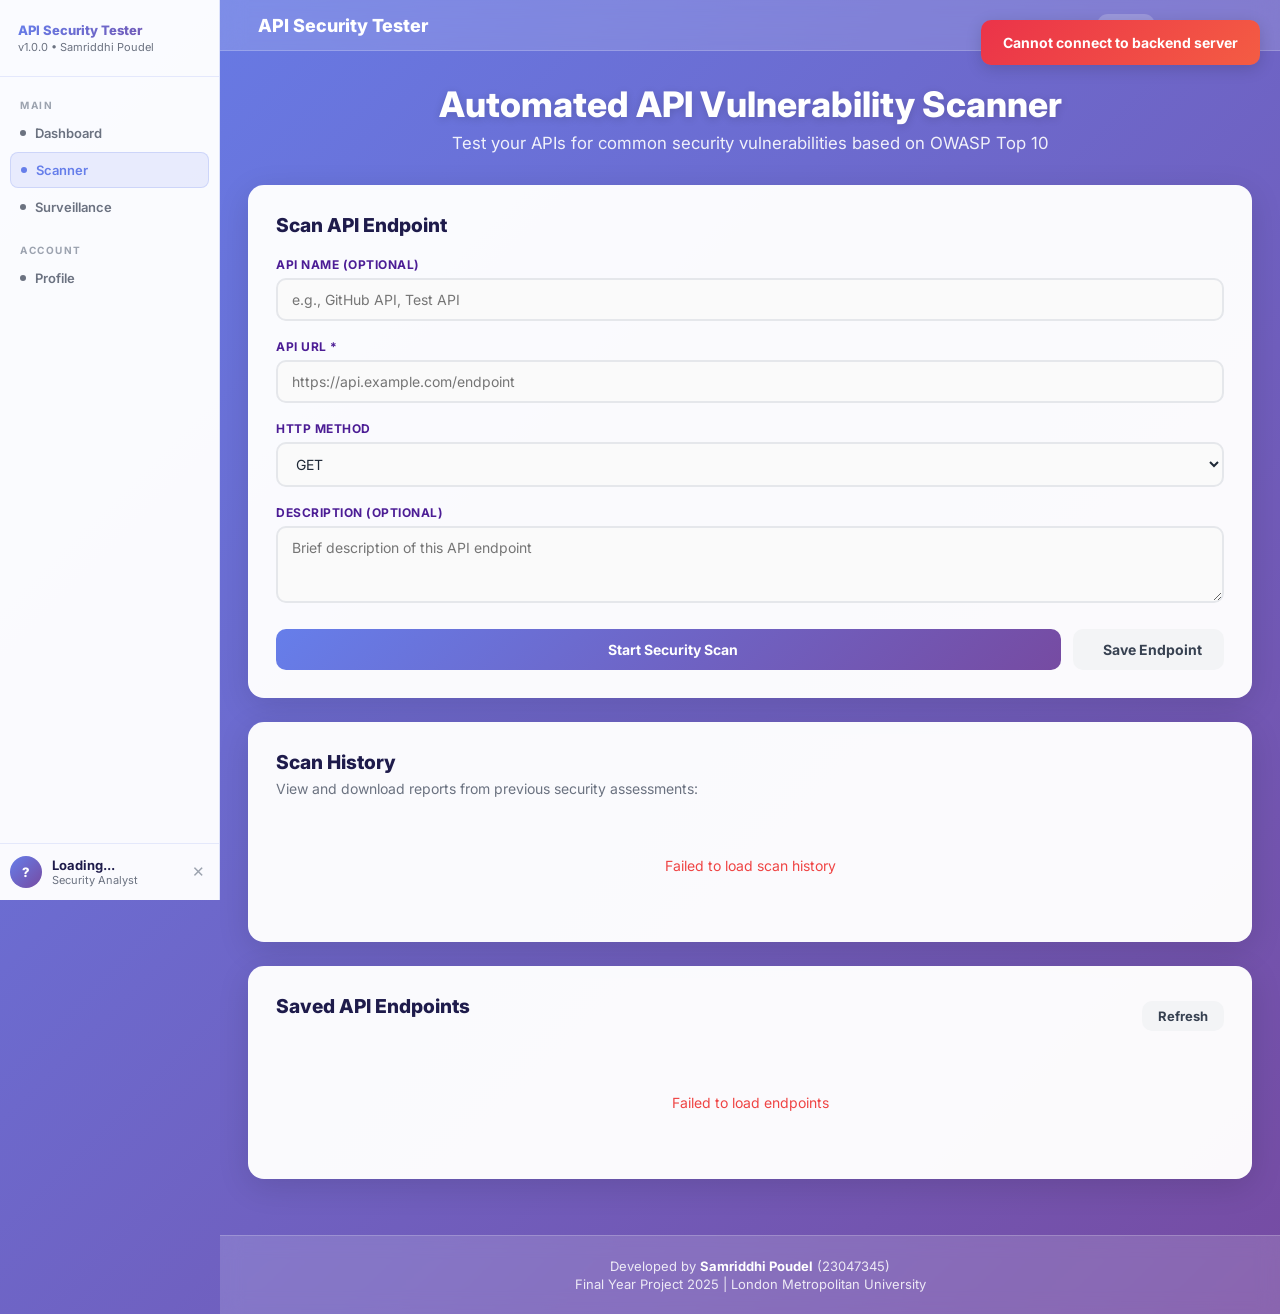
<file: frontend/index.html>
<!DOCTYPE html>
<html lang="en">
<head>
    <meta charset="UTF-8">
    <meta name="viewport" content="width=device-width, initial-scale=1.0">
    <title>Scanner - API Security Tester</title>
    <style>
        @import url('https://fonts.googleapis.com/css2?family=Inter:wght@400;500;600;700;800&display=swap');
        

        *, *::before, *::after { margin: 0; padding: 0; box-sizing: border-box; }

        :root {
            --primary:   #667eea;
            --secondary: #764ba2;
            --success:   #10b981;
            --danger:    #ef4444;
            --warning:   #f59e0b;
            --sb-bg:     #12122b;
            --sb-border: rgba(102,126,234,0.15);
            --sb-muted:  #64748b;
            --sb-text:   #e2e8f0;
        }

        body {
            font-family: 'Inter', sans-serif;
            background: linear-gradient(135deg, var(--primary) 0%, var(--secondary) 100%);
            min-height: 100vh;
            display: flex;
        }

        /* ── Sidebar ── */
        .sidebar {
            width: 220px; flex-shrink: 0;
            background: var(--sb-bg);
            border-right: 1px solid var(--sb-border);
            display: flex; flex-direction: column;
            position: fixed; top: 0; left: 0; bottom: 0; z-index: 200;
        }
        .sb-logo { padding: 22px 18px; border-bottom: 1px solid var(--sb-border); }
        .sb-logo h1 { font-size: 13px; font-weight: 800; background: linear-gradient(135deg,var(--primary),var(--secondary)); -webkit-background-clip: text; -webkit-text-fill-color: transparent; }
        .sb-logo p  { font-size: 11px; color: var(--sb-muted); margin-top: 2px; font-family: 'Inter', sans-serif; }
        .sb-nav { flex: 1; padding: 14px 10px; }
        .sb-sec { font-size: 10px; font-weight: 700; color: var(--sb-muted); letter-spacing: 1.5px; text-transform: uppercase; padding: 8px 10px 5px; }
        .sb-a { display: flex; align-items: center; gap: 9px; padding: 9px 10px; border-radius: 8px; margin-bottom: 2px; color: var(--sb-muted); font-size: 13px; font-weight: 600; text-decoration: none; transition: all .18s; }
        .sb-a:hover  { background: rgba(102,126,234,.1); color: var(--sb-text); }
        .sb-a.active { background: rgba(102,126,234,.15); color: var(--primary); border: 1px solid var(--sb-border); }
        .ndot { width: 6px; height: 6px; border-radius: 50%; background: currentColor; flex-shrink: 0; }
        .sb-foot { padding: 12px 10px; border-top: 1px solid var(--sb-border); display: flex; align-items: center; gap: 10px; }
        .sb-av { width: 32px; height: 32px; border-radius: 50%; background: linear-gradient(135deg,var(--primary),var(--secondary)); display: flex; align-items: center; justify-content: center; font-weight: 800; font-size: 13px; flex-shrink: 0; color: #fff; }
        .sb-ui { flex: 1; min-width: 0; }
        .sb-un { font-size: 13px; font-weight: 700; color: var(--sb-text); white-space: nowrap; overflow: hidden; text-overflow: ellipsis; }
        .sb-ur { font-size: 11px; color: var(--sb-muted); }
        .sb-out { background: none; border: none; color: var(--sb-muted); cursor: pointer; font-size: 15px; padding: 4px; transition: color .18s; }
        .sb-out:hover { color: var(--danger); }

        /* ── Main ── */
        .main-wrap { margin-left: 220px; flex: 1; display: flex; flex-direction: column; min-height: 100vh; }

        /* Topbar */
        .topbar {
            background: rgba(255,255,255,0.15); backdrop-filter: blur(12px);
            border-bottom: 1px solid rgba(255,255,255,0.2);
            padding: 14px 28px; display: flex; justify-content: space-between; align-items: center;
            position: sticky; top: 0; z-index: 100;
        }
        .tb-brand { display: flex; align-items: center; gap: 10px; }
        .tb-brand h1 { font-size: 18px; font-weight: 800; color: #fff; }
        .tb-right { display: flex; align-items: center; gap: 12px; }
        .vtag { background: rgba(255,255,255,0.2); color: #fff; padding: 4px 12px; border-radius: 20px; font-size: 11px; font-weight: 700; font-family: 'Inter', sans-serif; }
        .cstatus { display: flex; align-items: center; gap: 6px; color: rgba(255,255,255,.9); font-size: 12px; font-weight: 600; }
        .sdot { width: 8px; height: 8px; border-radius: 50%; background: rgba(255,255,255,.5); animation: pulse 2s infinite; }
        .cstatus.connected .sdot { background: #10b981; }
        @keyframes pulse { 0%,100%{opacity:1;} 50%{opacity:.4;} }

        /* Page */
        .page { padding: 32px 28px; flex: 1; }

        /* Hero */
        .hero { text-align: center; color: white; margin-bottom: 32px; }
        .hero h2 { font-size: 2.2rem; font-weight: 800; margin-bottom: 8px; text-shadow: 0 2px 8px rgba(0,0,0,.15); }
        .hero p  { font-size: 1.05rem; opacity: .9; }

        /* Cards */
        .card { background: rgba(255,255,255,0.97); border-radius: 16px; padding: 28px; box-shadow: 0 8px 32px rgba(0,0,0,.12); margin-bottom: 24px; }
        .card h3 { font-size: 1.2rem; font-weight: 800; margin-bottom: 20px; color: #1e1b4b; }

        /* Form */
        .form-group { margin-bottom: 18px; }
        .form-group label { display: block; font-weight: 700; font-size: 12px; margin-bottom: 6px; color: #4c1d95; text-transform: uppercase; letter-spacing: .5px; }
        .form-input, .form-select, .form-textarea { width: 100%; padding: 11px 14px; border: 2px solid #e5e7eb; border-radius: 10px; font-size: 14px; font-family: 'Inter', sans-serif; transition: all .2s; background: #fafafa; color: #1f2937; }
        .form-input:focus, .form-select:focus, .form-textarea:focus { outline: none; border-color: var(--primary); box-shadow: 0 0 0 3px rgba(102,126,234,.12); background: #fff; }
        .form-textarea { resize: vertical; }
        .form-actions { display: flex; gap: 12px; margin-top: 22px; }

        /* Buttons */
        .btn { display: inline-flex; align-items: center; gap: 8px; padding: 12px 22px; border: none; border-radius: 10px; font-size: 14px; font-weight: 700; cursor: pointer; font-family: 'Inter', sans-serif; transition: all .2s; }
        .btn-primary { background: linear-gradient(135deg,var(--primary),var(--secondary)); color: white; flex: 1; justify-content: center; }
        .btn-primary:hover { transform: translateY(-2px); box-shadow: 0 8px 20px rgba(102,126,234,.4); }
        .btn-secondary { background: #f3f4f6; color: #374151; }
        .btn-secondary:hover { background: #e5e7eb; }
        .btn-small { padding: 7px 16px; font-size: 13px; }
        .btn:disabled { opacity: .55; cursor: not-allowed; transform: none !important; }

        /* Loading */
        .loading-section { text-align: center; padding: 48px; color: white; }
        .loader { width: 52px; height: 52px; border: 4px solid rgba(255,255,255,.3); border-top-color: white; border-radius: 50%; margin: 0 auto 16px; animation: spin 1s linear infinite; }
        @keyframes spin { to { transform: rotate(360deg); } }
        .loading-subtext { font-size: 13px; opacity: .8; margin-top: 6px; }
        .btn-stop-scan { margin-top: 16px; padding: 10px 28px; background: rgba(239,68,68,.15); color: #ef4444; border: 2px solid rgba(239,68,68,.4); border-radius: 10px; font-family: 'Inter', sans-serif; font-size: 14px; font-weight: 700; cursor: pointer; transition: all .2s; }
        .btn-stop-scan:hover { background: rgba(239,68,68,.25); }

        /* Results */
        .results-section { animation: slideUp .4s ease; }
        @keyframes slideUp { from{opacity:0;transform:translateY(16px);}to{opacity:1;transform:none;} }
        .results-header { display: flex; justify-content: space-between; align-items: center; margin-bottom: 20px; }
        .stats-grid { display: grid; grid-template-columns: repeat(4,1fr); gap: 14px; margin-bottom: 22px; }
        .stat-card { padding: 18px; border-radius: 12px; text-align: center; border: 2px solid #e5e7eb; background: #f9fafb; transition: transform .2s; }
        .stat-card:hover { transform: translateY(-2px); }
        .stat-card.stat-success { background: rgba(16,185,129,.08); border-color: var(--success); }
        .stat-card.stat-danger  { background: rgba(239,68,68,.08);  border-color: var(--danger); }
        .stat-card.stat-warning { background: rgba(245,158,11,.08); border-color: var(--warning); }
        .stat-value { font-size: 2rem; font-weight: 800; color: #1e1b4b; font-family: 'Inter', sans-serif; }
        .stat-label { font-size: 12px; color: #6b7280; margin-top: 3px; font-weight: 600; text-transform: uppercase; letter-spacing: .5px; }
        .results-details { display: flex; flex-direction: column; gap: 10px; }
        .result-item { padding: 16px 18px; border-radius: 10px; border-left: 4px solid #e5e7eb; background: #f9fafb; transition: transform .15s; }
        .result-item:hover { transform: translateX(3px); }
        .result-item.pass    { border-left-color: var(--success); background: rgba(16,185,129,.05); }
        .result-item.fail    { border-left-color: var(--danger);  background: rgba(239,68,68,.05); }
        .result-item.warning { border-left-color: var(--warning); background: rgba(245,158,11,.05); }
        .result-header { display: flex; justify-content: space-between; align-items: center; margin-bottom: 4px; }
        .result-name    { font-weight: 700; font-size: 14px; color: #1e1b4b; }
        .result-badge   { padding: 3px 10px; border-radius: 20px; font-size: 11px; font-weight: 700; text-transform: uppercase; color: #fff; }
        .result-badge.pass    { background: var(--success); }
        .result-badge.fail    { background: var(--danger); }
        .result-badge.warning { background: var(--warning); }
        .result-details { font-size: 13px; color: #6b7280; margin-top: 4px; }

        /* Report section */
        .report-section { background: rgba(255,255,255,0.97); border-radius: 16px; padding: 28px; box-shadow: 0 8px 32px rgba(0,0,0,.12); margin-bottom: 24px; }
        .report-section h2 { font-size: 1.2rem; font-weight: 800; color: #1e1b4b; margin-bottom: 6px; }
        .report-section > p { color: #6b7280; margin-bottom: 20px; font-size: 14px; }
        .export-buttons { display: flex; gap: 12px; flex-wrap: wrap; }
        .export-btn { padding: 13px 22px; border: none; border-radius: 10px; font-size: 14px; font-weight: 700; cursor: pointer; font-family: 'Inter', sans-serif; transition: all .2s; display: flex; align-items: center; gap: 8px; }
        .export-btn:hover { transform: translateY(-2px); box-shadow: 0 6px 16px rgba(0,0,0,.15); }
        .btn-pdf  { background: linear-gradient(135deg,#667eea,#764ba2); color: #fff; }
        .btn-json { background: linear-gradient(135deg,#f093fb,#f5576c); color: #fff; }
        .btn-csv  { background: linear-gradient(135deg,#4facfe,#00f2fe); color: #fff; }

        /* Scan history */
        .scan-history { margin-top: 16px; max-height: 580px; overflow-y: auto; display: flex; flex-direction: column; gap: 12px; }
        .scan-item { padding: 18px 20px; background: linear-gradient(135deg,#f8f9ff,#f0f2ff); border-radius: 12px; border-left: 4px solid var(--primary); display: flex; justify-content: space-between; align-items: center; transition: all .2s; }
        .scan-item:hover { transform: translateX(4px); box-shadow: 0 4px 16px rgba(102,126,234,.15); }
        .scan-info h4   { font-size: 14px; font-weight: 700; color: #4c1d95; margin-bottom: 4px; }
        .scan-url       { font-size: 12px; color: #6b7280; font-family: 'Inter', sans-serif; word-break: break-all; }
        .scan-date      { font-size: 11px; color: #9ca3af; margin: 5px 0; }
        .scan-stats     { display: flex; gap: 8px; margin-top: 8px; flex-wrap: wrap; }
        .stat-badge     { padding: 3px 10px; border-radius: 20px; font-size: 11px; font-weight: 700; background: #e5e7eb; color: #374151; }
        .stat-badge.stat-pass { background: #d1fae5; color: #065f46; }
        .stat-badge.stat-fail { background: #fee2e2; color: #991b1b; }
        .export-buttons-inline { display: flex; flex-direction: column; gap: 6px; }
        .export-btn-small { padding: 7px 14px; border: none; border-radius: 7px; font-size: 12px; font-weight: 700; cursor: pointer; font-family: 'Inter', sans-serif; transition: all .18s; white-space: nowrap; }
        .export-btn-small:hover { transform: scale(1.04); box-shadow: 0 3px 8px rgba(0,0,0,.12); }
        .export-btn-small.btn-pdf  { background: linear-gradient(135deg,#667eea,#764ba2); color: #fff; }
        .export-btn-small.btn-json { background: linear-gradient(135deg,#f093fb,#f5576c); color: #fff; }
        .export-btn-small.btn-csv  { background: linear-gradient(135deg,#4facfe,#00f2fe); color: #fff; }

        /* Saved endpoints */
        .section-header { display: flex; justify-content: space-between; align-items: center; margin-bottom: 16px; }
        .endpoints-list { display: flex; flex-direction: column; gap: 10px; }
        .endpoint-item { padding: 14px 16px; border: 2px solid #e5e7eb; border-radius: 10px; display: flex; justify-content: space-between; align-items: center; transition: all .2s; background: #fafafa; }
        .endpoint-item:hover { border-color: var(--primary); box-shadow: 0 4px 12px rgba(102,126,234,.12); }
        .endpoint-info h4 { font-weight: 700; font-size: 14px; color: #1e1b4b; margin-bottom: 3px; }
        .endpoint-url     { font-size: 12px; color: #6b7280; font-family: 'Inter', sans-serif; }
        .endpoint-method  { display: inline-block; padding: 2px 8px; background: var(--primary); color: #fff; border-radius: 4px; font-size: 11px; font-weight: 700; margin-left: 6px; }

        /* Misc */
        .empty-state { text-align: center; padding: 40px; color: #9ca3af; font-size: 14px; }
        .empty-state.error { color: var(--danger); }
        .notification { position: fixed; top: 20px; right: 20px; padding: 14px 22px; border-radius: 10px; color: #fff; font-weight: 700; font-size: 14px; box-shadow: 0 4px 16px rgba(0,0,0,.15); z-index: 9999; opacity: 0; transform: translateX(420px); transition: all .3s; font-family: 'Inter', sans-serif; }
        .notification.show { opacity: 1; transform: translateX(0); }
        .notification-success { background: linear-gradient(135deg,#11998e,#38ef7d); }
        .notification-error   { background: linear-gradient(135deg,#eb3349,#f45c43); }
        .notification-info    { background: linear-gradient(135deg,#667eea,#764ba2); }
        .footer { background: rgba(255,255,255,0.15); backdrop-filter: blur(10px); border-top: 1px solid rgba(255,255,255,.2); padding: 20px 28px; text-align: center; color: rgba(255,255,255,.85); font-size: 13px; }
        .footer p { margin: 2px 0; }
        .footer strong { color: #fff; }
        

        .sidebar { background: rgba(255,255,255,0.97) !important; border-right: 1px solid rgba(102,126,234,0.2) !important; }
        .sb-logo p { color: #6b7280 !important; }
        .sb-sec { color: #9ca3af !important; }
        .sb-a { color: #6b7280 !important; }
        .sb-a:hover { background: rgba(102,126,234,.08) !important; color: #1e1b4b !important; }
        .sb-a.active { background: rgba(102,126,234,.12) !important; color: #667eea !important; border-color: rgba(102,126,234,0.2) !important; }
        .sb-un { color: #1e1b4b !important; }
        .sb-ur { color: #6b7280 !important; }
        .sb-out { color: #9ca3af !important; }

        
        
        
        
        
        
        
        
        
        
        
        
        
        
        
        
        
        
        
        
        
        
        
        
        
        
        
        

        ::-webkit-scrollbar{width:5px;} ::-webkit-scrollbar-track{background:rgba(0,0,0,.05);} ::-webkit-scrollbar-thumb{background:rgba(102,126,234,.4);border-radius:3px;}
        @media(max-width:768px){.sidebar{display:none;}.main-wrap{margin-left:0;}.stats-grid{grid-template-columns:repeat(2,1fr);}.form-actions{flex-direction:column;}}
    </style>
</head>
<body>

<aside class="sidebar">
    <div class="sb-logo">
        <h1>API Security Tester</h1>
        <p>v1.0.0 &bull; Samriddhi Poudel</p>
    </div>
    <nav class="sb-nav">
        <div class="sb-sec">Main</div>
        <a class="sb-a"        href="dashboard.html">   <span class="ndot"></span>Dashboard</a>
        <a class="sb-a active" href="index.html">        <span class="ndot"></span>Scanner</a>
        <a class="sb-a"        href="surveillance.html"> <span class="ndot"></span>Surveillance</a>
        <div class="sb-sec" style="margin-top:12px;">Account</div>
        <a class="sb-a" href="#"><span class="ndot"></span>Profile</a>
    </nav>
    <div class="sb-foot">
        <div class="sb-av" id="sbAv">?</div>
        <div class="sb-ui">
            <div class="sb-un" id="sbNm">Loading...</div>
            <div class="sb-ur">Security Analyst</div>
        </div>
        <button class="sb-out" id="sbOut" title="Logout">&#10005;</button>
    </div>
</aside>

<div class="main-wrap">

    <header class="topbar">
        <div class="tb-brand">
            <span style="font-size:22px;"></span>
            <h1>API Security Tester</h1>
        </div>
        <div class="tb-right">
            <span class="vtag">v1.0.0</span>
            <span class="cstatus" id="connectionStatus">
                <span class="sdot"></span> Connecting...
            </span>
        </div>
    </header>

    <div class="page">

        <section class="hero">
            <h2>Automated API Vulnerability Scanner</h2>
            <p>Test your APIs for common security vulnerabilities based on OWASP Top 10</p>
        </section>

        <section class="scan-section">
            <div class="card">
                <h3> Scan API Endpoint</h3>
                <form id="scanForm">
                    <div class="form-group">
                        <label for="apiName">API Name (Optional)</label>
                        <input type="text" id="apiName" placeholder="e.g., GitHub API, Test API" class="form-input">
                    </div>
                    <div class="form-group">
                        <label for="apiUrl">API URL *</label>
                        <input type="url" id="apiUrl" placeholder="https://api.example.com/endpoint" required class="form-input">
                    </div>
                    <div class="form-group">
                        <label for="httpMethod">HTTP Method</label>
                        <select id="httpMethod" class="form-select">
                            <option value="GET">GET</option>
                            <option value="POST">POST</option>
                            <option value="PUT">PUT</option>
                            <option value="DELETE">DELETE</option>
                        </select>
                    </div>
                    <div class="form-group">
                        <label for="apiDescription">Description (Optional)</label>
                        <textarea id="apiDescription" placeholder="Brief description of this API endpoint" class="form-textarea" rows="3"></textarea>
                    </div>
                    <div class="form-actions">
                        <button type="submit" class="btn btn-primary" id="scanBtn">
                            <span></span> Start Security Scan
                        </button>
                        <button type="button" class="btn btn-secondary" id="saveBtn">
                            <span></span> Save Endpoint
                        </button>
                    </div>
                </form>
            </div>
        </section>

        <div id="loadingIndicator" class="loading-section" style="display:none;">
            <div class="loader"></div>
            <p>Scanning API endpoint...</p>
            <p class="loading-subtext">Running security tests</p>
            <button class="btn-stop-scan" id="stopScanBtn" onclick="cancelScan()">Stop Scan</button>
        </div>

        <section id="resultsSection" class="results-section" style="display:none;">
            <div class="card">
                <div class="results-header">
                    <h3> Scan Results</h3>
                    <button class="btn btn-small btn-secondary" id="clearResults">Clear</button>
                </div>
                <div class="stats-grid" id="statsGrid">
                    <div class="stat-card"><div class="stat-value" id="totalTests">0</div><div class="stat-label">Total Tests</div></div>
                    <div class="stat-card stat-success"><div class="stat-value" id="passedTests">0</div><div class="stat-label">Passed</div></div>
                    <div class="stat-card stat-danger"><div class="stat-value" id="failedTests">0</div><div class="stat-label">Failed</div></div>
                    <div class="stat-card stat-warning"><div class="stat-value" id="warningTests">0</div><div class="stat-label">Warnings</div></div>
                </div>
                <div class="results-details" id="resultsDetails"></div>
            </div>
        </section>

        <div class="report-section" id="reportSection" style="display:none;">
            <h2> Export Scan Report</h2>
            <p>Download your security assessment in various formats:</p>
            <div class="export-buttons">
                <button class="export-btn btn-pdf"  onclick="downloadReport('pdf')"> <span></span><span>Download PDF</span></button>
                <button class="export-btn btn-json" onclick="downloadReport('json')"><span></span><span>Export JSON</span></button>
                <button class="export-btn btn-csv"  onclick="downloadReport('csv')"> <span></span><span>Export CSV</span></button>
            </div>
        </div>

        <div class="report-section">
            <h2> Scan History</h2>
            <p>View and download reports from previous security assessments:</p>
            <div class="scan-history" id="scanHistory">
                <div class="empty-state"><p>Loading scan history...</p></div>
            </div>
        </div>

        <section class="saved-section">
            <div class="card">
                <div class="section-header">
                    <h3> Saved API Endpoints</h3>
                    <button class="btn btn-small btn-secondary" id="refreshEndpoints"> Refresh</button>
                </div>
                <div id="savedEndpointsList" class="endpoints-list">
                    <p class="empty-state">No saved endpoints yet</p>
                </div>
            </div>
        </section>

    </div>

    <footer class="footer">
        <p>Developed by <strong>Samriddhi Poudel</strong> (23047345)</p>
        <p>Final Year Project 2025 | London Metropolitan University</p>
    </footer>

</div>


<script>

</script>
    <script src="js/app.js"></script>
<script>
    var API = 'http://127.0.0.1:8000';
    var currentScanId = null;

    // Sidebar auth
    // Set a default avatar
    document.getElementById('sbAv').textContent = 'S';
    document.getElementById('sbNm').textContent = 'Samriddhi';

    document.getElementById('sbOut').addEventListener('click', function(){
        window.location.href = 'dashboard.html';
    });

    function downloadReport(format) {
        if (!currentScanId){ showNotification('No scan results available to export', 'error'); return; }
        showNotification('Generating ' + format.toUpperCase() + ' report...', 'info');
        window.open(API + '/api/reports/' + format + '/' + currentScanId, '_blank');
        setTimeout(function(){ showNotification(format.toUpperCase() + ' report download started!', 'success'); }, 500);
    }

    function downloadScanReport(scanId, format) {
        window.open(API + '/api/reports/' + format + '/' + scanId, '_blank');
        showNotification('Report download started!', 'success');
    }

    function showNotification(message, type) {
        type = type || 'info';
        var n = document.createElement('div');
        n.className = 'notification notification-' + type;
        n.textContent = message;
        document.body.appendChild(n);
        setTimeout(function(){ n.classList.add('show'); }, 100);
        setTimeout(function(){ n.classList.remove('show'); setTimeout(function(){ n.remove(); }, 300); }, 3000);
    }

    document.addEventListener('DOMContentLoaded', function(){ loadScanHistory(); });

    async function loadScanHistory() {
        try {
            var response = await fetch(API + '/api/scans');
            var data = await response.json();
            var container = document.getElementById('scanHistory');
            if (!container) return;
            if (data.success && data.scans && data.scans.length > 0) {
                container.innerHTML = data.scans.slice(0,10).map(function(scan){
                    return '<div class="scan-item">' +
                        '<div class="scan-info">' +
                            '<h4>' + (scan.api_name || 'Unknown API') + '</h4>' +
                            '<p class="scan-url">' + scan.api_url + '</p>' +
                            '<p class="scan-date">' + scan.scan_timestamp + '</p>' +
                            '<div class="scan-stats">' +
                                '<span class="stat-badge stat-pass">&#10003; ' + scan.passed + ' Passed</span>' +
                                '<span class="stat-badge stat-fail">&#10007; ' + scan.failed + ' Failed</span>' +
                                '<span class="stat-badge">Total: ' + scan.total_tests + '</span>' +
                            '</div>' +
                        '</div>' +
                        '<div class="export-buttons-inline">' +
                            '<button class="export-btn-small btn-pdf"  onclick="downloadScanReport(' + scan.id + ',\'pdf\')"> PDF</button>' +
                            '<button class="export-btn-small btn-json" onclick="downloadScanReport(' + scan.id + ',\'json\')"> JSON</button>' +
                            '<button class="export-btn-small btn-csv"  onclick="downloadScanReport(' + scan.id + ',\'csv\')"> CSV</button>' +
                        '</div>' +
                    '</div>';
                }).join('');
            } else {
                container.innerHTML = '<div class="empty-state"><p>No scan history available.</p><p>Run your first scan above to get started!</p></div>';
            }
        } catch(e) {
            var c = document.getElementById('scanHistory');
            if (c) c.innerHTML = '<div class="empty-state error"><p>Failed to load scan history</p></div>';
        }
    }
</script>
</body>
</html>
</file>
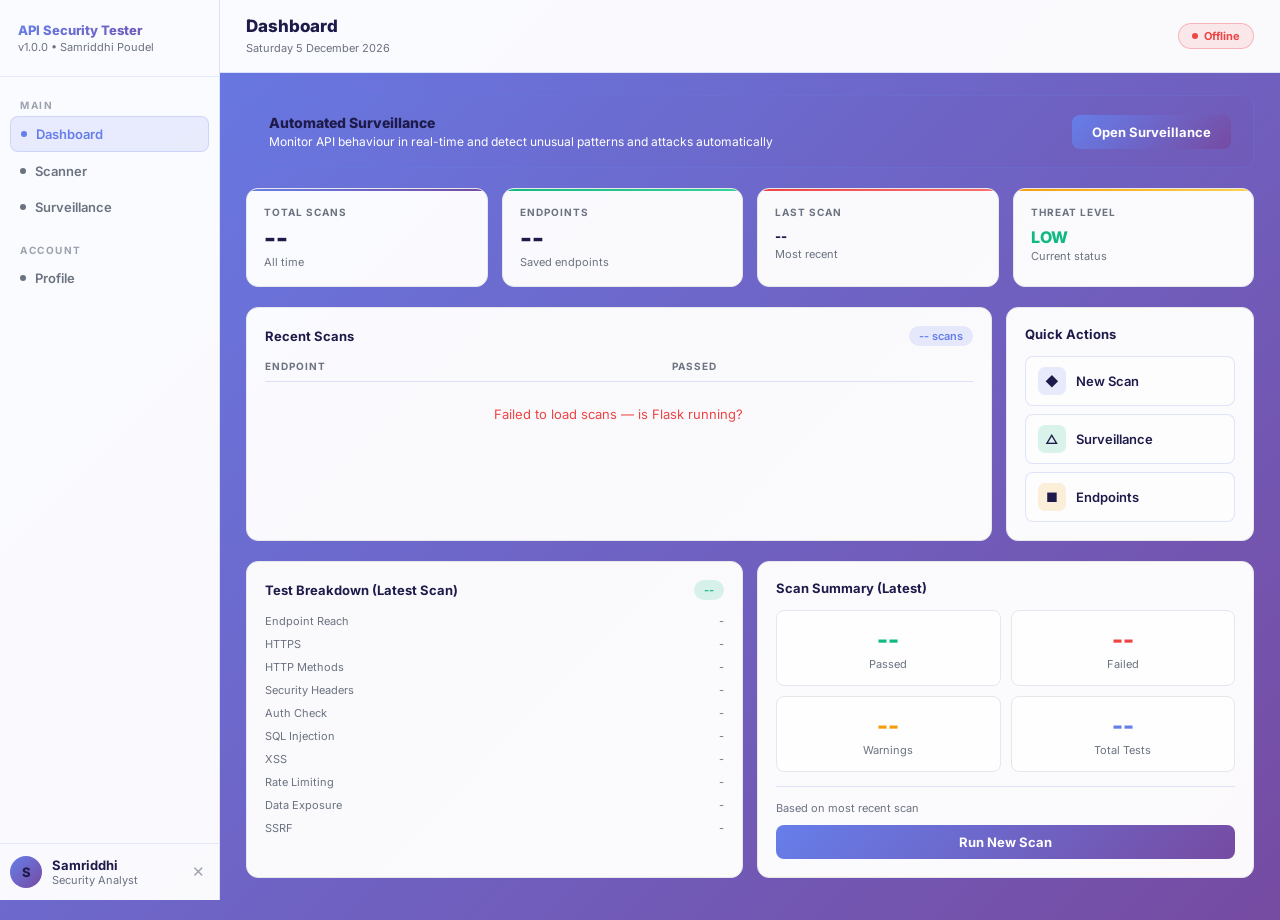
<file: frontend/dashboard.html>
<!DOCTYPE html>
<html lang="en">
<head>
    <meta charset="UTF-8">
    <meta name="viewport" content="width=device-width, initial-scale=1.0">
    <title>Dashboard - API Security Tester</title>
    <style>
        @import url('https://fonts.googleapis.com/css2?family=Inter:wght@400;500;600;700;800&display=swap');
        

        *, *::before, *::after { margin: 0; padding: 0; box-sizing: border-box; }

        :root {
            --primary:   #667eea;
            --secondary: #764ba2;
            --success:   #10b981;
            --danger:    #ef4444;
            --warning:   #f59e0b;
            --info:      #3b82f6;
            
            
            
            
            
            
        }

        body { font-family: 'Inter', sans-serif; background: linear-gradient(135deg, var(--primary) 0%, var(--secondary) 100%); color: #1e1b4b; min-height: 100vh; display: flex; }

        /* ── Sidebar ── */
        .sidebar {
            width: 220px; flex-shrink: 0;
            background: #12122b;
            border-right: 1px solid rgba(102,126,234,0.15);
            display: flex; flex-direction: column;
            position: fixed; top: 0; left: 0; bottom: 0; z-index: 100;
        }
        .logo { padding: 22px 18px; border-bottom: 1px solid rgba(102,126,234,0.15); }
        .logo h1 { font-size: 13px; font-weight: 800; background: linear-gradient(135deg,var(--primary),var(--secondary)); -webkit-background-clip: text; -webkit-text-fill-color: transparent; }
        .logo p  { font-size: 11px; color: #6b7280; margin-top: 2px; font-family: 'Inter', sans-serif; }

        .nav { flex: 1; padding: 14px 10px; }
        .nav-label { font-size: 10px; font-weight: 700; color: #6b7280; letter-spacing: 1.5px; text-transform: uppercase; padding: 8px 10px 5px; }
        .nav-a {
            display: flex; align-items: center; gap: 9px;
            padding: 9px 10px; border-radius: 8px; margin-bottom: 2px;
            color: #64748b; font-size: 13px; font-weight: 600;
            text-decoration: none; transition: all .18s;
        }
        .nav-a:hover  { background: rgba(102,126,234,.1); color: #1e1b4b; }
        .nav-a.active { background: rgba(102,126,234,.15); color: var(--primary); border: 1px solid #e5e7eb; }
        .dot { width: 6px; height: 6px; border-radius: 50%; background: currentColor; flex-shrink: 0; }

        .sidebar-foot { padding: 12px 10px; border-top: 1px solid rgba(102,126,234,0.15); display: flex; align-items: center; gap: 10px; }
        .avatar { width: 32px; height: 32px; border-radius: 50%; background: linear-gradient(135deg,var(--primary),var(--secondary)); display: flex; align-items: center; justify-content: center; font-weight: 800; font-size: 13px; flex-shrink: 0; }
        .uinfo { flex: 1; min-width: 0; }
        .uname { font-size: 13px; font-weight: 700; color: #e2e8f0; white-space: nowrap; overflow: hidden; text-overflow: ellipsis; }
        .urole { font-size: 11px; color: #6b7280; }
        .logout { background: none; border: none; color: #6b7280; cursor: pointer; font-size: 15px; padding: 4px; transition: color .18s; }
        .logout:hover { color: var(--danger); }

        /* ── Main ── */
        .main { margin-left: 220px; flex: 1; display: flex; flex-direction: column; }

        .topbar {
            padding: 16px 26px; border-bottom: 1px solid rgba(102,126,234,0.2);
            background: rgba(255,255,255,0.97); display: flex; justify-content: space-between; align-items: center;
            position: sticky; top: 0; z-index: 50;
        }
        .topbar h2 { font-size: 17px; font-weight: 800; color: #1e1b4b; }
        .topbar small { font-size: 11px; color: #6b7280; font-family: 'Inter', sans-serif; }
        .status-pill {
            display: flex; align-items: center; gap: 6px; padding: 5px 13px;
            border-radius: 20px; font-size: 11px; font-weight: 700;
            font-family: 'Inter', sans-serif;
            background: rgba(16,185,129,.1); border: 1px solid rgba(16,185,129,.3); color: var(--success);
        }
        .pulse { width: 6px; height: 6px; border-radius: 50%; background: currentColor; animation: pulse 2s infinite; }
        @keyframes pulse { 0%,100%{opacity:1;} 50%{opacity:.3;} }

        .page { padding: 22px 26px; }

        /* CTA */
        .cta {
            background: linear-gradient(135deg,rgba(102,126,234,.12),rgba(118,75,162,.12));
            border: 1px solid rgba(102,126,234,.22); border-radius: 12px;
            padding: 18px 22px; display: flex; justify-content: space-between; align-items: center;
            margin-bottom: 20px;
        }
        .cta h3 { font-size: 14px; font-weight: 800; margin-bottom: 3px; }
        .cta p  { font-size: 12px; color: #ffffff; background: none; }
        .btn-grad {
            padding: 9px 20px; background: linear-gradient(135deg,var(--primary),var(--secondary));
            color: #fff; border: none; border-radius: 8px; font-family: 'Inter', sans-serif;
            font-size: 13px; font-weight: 700; cursor: pointer; text-decoration: none;
            transition: all .2s; white-space: nowrap; display: inline-block;
        }
        .btn-grad:hover { transform: translateY(-2px); box-shadow: 0 8px 20px rgba(102,126,234,.35); }

        /* Stats */
        .stats { display: grid; grid-template-columns: repeat(4,1fr); gap: 14px; margin-bottom: 20px; }
        .sc {
            background: rgba(255,255,255,0.97); border: 1px solid #e5e7eb;
            border-radius: 12px; padding: 17px; position: relative; overflow: hidden;
            transition: transform .2s, border-color .2s;
        }
        .sc:hover { transform: translateY(-2px); border-color: rgba(102,126,234,.3); }
        .sc::before { content: ''; position: absolute; top: 0; left: 0; right: 0; height: 2px; }
        .sc.bl::before { background: linear-gradient(90deg,var(--primary),var(--secondary)); }
        .sc.gr::before { background: linear-gradient(90deg,var(--success),#34d399); }
        .sc.rd::before { background: linear-gradient(90deg,var(--danger),#f87171); }
        .sc.ye::before { background: linear-gradient(90deg,var(--warning),#fcd34d); }
        .sc-label { font-size: 10px; font-weight: 700; color: #6b7280; text-transform: uppercase; letter-spacing: 1px; margin-bottom: 7px; }
        .sc-val   { font-size: 26px; font-weight: 800; font-family: 'Inter', sans-serif; line-height: 1; margin-bottom: 4px; }
        .sc-sub   { font-size: 11px; color: #6b7280; }

        /* Grid rows */
        .row { display: grid; gap: 14px; margin-bottom: 20px; }
        .r31 { grid-template-columns: 3fr 1fr; }
        .r2  { grid-template-columns: 1fr 1fr; }

        .card { background: rgba(255,255,255,0.97); border: 1px solid #e5e7eb; border-radius: 12px; padding: 18px; }
        .card-head { display: flex; justify-content: space-between; align-items: center; margin-bottom: 14px; }
        .card-title { font-size: 13px; font-weight: 700; }
        .chip { font-size: 11px; padding: 3px 10px; border-radius: 20px; font-family: 'Inter', sans-serif; font-weight: 600; }
        .chip-b { background: rgba(102,126,234,.15); color: var(--primary); }
        .chip-g { background: rgba(16,185,129,.15);  color: var(--success); }

        /* Scan table */
        .tbl { width: 100%; border-collapse: collapse; }
        .tbl th { text-align: left; font-size: 10px; font-weight: 700; color: #6b7280; text-transform: uppercase; letter-spacing: 1px; padding: 0 0 9px; border-bottom: 1px solid rgba(102,126,234,0.2); }
        .tbl td { padding: 10px 0; font-size: 12px; border-bottom: 1px solid rgba(255,255,255,.04); vertical-align: middle; }
        .tbl tr:last-child td { border-bottom: none; }
        .tbl-url  { font-family: 'Inter', sans-serif; font-size: 11px; color: var(--primary); max-width: 175px; overflow: hidden; text-overflow: ellipsis; white-space: nowrap; display: block; }
        .tbl-time { color: #6b7280; font-size: 11px; font-family: 'Inter', sans-serif; }
        .dl { font-size: 10px; padding: 2px 7px; border-radius: 4px; text-decoration: none; font-weight: 700; margin-right: 3px; }

        /* Action links */
        .al {
            display: flex; align-items: center; gap: 10px; padding: 10px 12px;
            border-radius: 8px; border: 1px solid #e5e7eb; background: rgba(255,255,255,.02);
            color: #1e1b4b; font-size: 13px; font-weight: 600; text-decoration: none;
            transition: all .18s; margin-bottom: 8px;
        }
        .al:last-child { margin-bottom: 0; }
        .al:hover { background: rgba(102,126,234,.1); border-color: rgba(102,126,234,.35); transform: translateX(3px); }
        .al-icon { width: 28px; height: 28px; border-radius: 7px; display: flex; align-items: center; justify-content: center; font-size: 13px; flex-shrink: 0; }

        /* Bars */
        .brow { display: flex; align-items: center; gap: 8px; margin-bottom: 9px; }
        .brow:last-child { margin-bottom: 0; }
        .blbl { font-size: 11px; color: #6b7280; width: 115px; flex-shrink: 0; overflow: hidden; text-overflow: ellipsis; white-space: nowrap; }
        .btrack { flex: 1; height: 5px; background: rgba(255,255,255,.06); border-radius: 3px; overflow: hidden; }
        .bfill  { height: 100%; border-radius: 3px; transition: width 1.2s ease; }
        .bnum   { font-size: 11px; font-family: 'Inter', sans-serif; color: #6b7280; width: 32px; text-align: right; }

        /* Summary boxes */
        .sbox { background: rgba(255,255,255,0.85); border: 1px solid #e5e7eb; border-radius: 8px; padding: 14px; text-align: center; }
        .sbox-val { font-size: 24px; font-weight: 800; font-family: 'Inter', sans-serif; }
        .sbox-lbl { font-size: 11px; color: #6b7280; margin-top: 3px; }

        /* Skeleton */
        .skel { background: linear-gradient(90deg,rgba(255,255,255,.04) 25%,rgba(255,255,255,.08) 50%,rgba(255,255,255,.04) 75%); background-size: 200% 100%; animation: sh 1.5s infinite; border-radius: 4px; height: 13px; margin: 9px 0; }
        @keyframes sh { 0%{background-position:-200% 0;} 100%{background-position:200% 0;} }

        


        .topbar { background: rgba(255,255,255,0.97); border-bottom: 1px solid rgba(102,126,234,0.2); }
        .topbar h2 { color: #1e1b4b; }
        .topbar small { color: #6b7280; }
        .cta h3 { color: #1e1b4b; }
        .cta p  { color: #6b7280; }
        .card-title { color: #1e1b4b; }
        .sc-val { color: #1e1b4b; }
        .al { color: #1e1b4b; background: rgba(255,255,255,0.6); border-color: rgba(102,126,234,0.2); }

        /* Sidebar light mode */
        .sidebar { background: rgba(255,255,255,0.97); border-right: 1px solid rgba(102,126,234,0.2); }
        .logo p  { color: #6b7280; }
        .nav-label { color: #9ca3af; }
        .nav-a { color: #6b7280; }
        .nav-a:hover { background: rgba(102,126,234,.08); color: #1e1b4b; }
        .nav-a.active { background: rgba(102,126,234,.12); color: #667eea; border-color: rgba(102,126,234,0.2); }
        .uname { color: #1e1b4b; }
        .urole { color: #6b7280; }
        .logout { color: #9ca3af; }
        .sidebar-foot { border-top-color: rgba(102,126,234,0.15); }
        .logo { border-bottom-color: rgba(102,126,234,0.15); }

        /* Dark mode */
        
        
        
        
        
        
        
        
        
        
        
        
        
        
        
        
        
        
        
        
        
        
        
        
        
        
        
        
        

        /* Theme toggle button */
        .theme-btn {
            display: flex; align-items: center; gap: 6px;
            padding: 5px 13px; border-radius: 20px; cursor: pointer;
            font-size: 11px; font-weight: 700; font-family: 'Inter', sans-serif;
            border: 1px solid rgba(102,126,234,0.3);
            background: rgba(102,126,234,.1); color: #667eea;
            transition: all .2s;
        }
        .theme-btn:hover { background: rgba(102,126,234,.2); }

        ::-webkit-scrollbar { width: 5px; } 


        .topbar { background: rgba(255,255,255,0.97); border-bottom: 1px solid rgba(102,126,234,0.2); }
        .topbar h2 { color: #1e1b4b; }
        .topbar small { color: #6b7280; }
        .cta h3 { color: #1e1b4b; }
        .cta p  { color: #6b7280; }
        .card-title { color: #1e1b4b; }
        .sc-val { color: #1e1b4b; }
        .al { color: #1e1b4b; background: rgba(255,255,255,0.6); border-color: rgba(102,126,234,0.2); }

        /* Sidebar light mode */
        .sidebar { background: rgba(255,255,255,0.97); border-right: 1px solid rgba(102,126,234,0.2); }
        .logo p  { color: #6b7280; }
        .nav-label { color: #9ca3af; }
        .nav-a { color: #6b7280; }
        .nav-a:hover { background: rgba(102,126,234,.08); color: #1e1b4b; }
        .nav-a.active { background: rgba(102,126,234,.12); color: #667eea; border-color: rgba(102,126,234,0.2); }
        .uname { color: #1e1b4b; }
        .urole { color: #6b7280; }
        .logout { color: #9ca3af; }
        .sidebar-foot { border-top-color: rgba(102,126,234,0.15); }
        .logo { border-bottom-color: rgba(102,126,234,0.15); }

        /* Dark mode */
        
        
        
        
        
        
        
        
        
        
        
        
        
        
        
        
        
        
        
        
        
        
        
        
        
        
        
        
        

        /* Theme toggle button */
        .theme-btn {
            display: flex; align-items: center; gap: 6px;
            padding: 5px 13px; border-radius: 20px; cursor: pointer;
            font-size: 11px; font-weight: 700; font-family: 'Inter', sans-serif;
            border: 1px solid rgba(102,126,234,0.3);
            background: rgba(102,126,234,.1); color: #667eea;
            transition: all .2s;
        }
        .theme-btn:hover { background: rgba(102,126,234,.2); }

        ::-webkit-scrollbar-track { background: linear-gradient(135deg, var(--primary) 0%, var(--secondary) 100%); } 


        .topbar { background: rgba(255,255,255,0.97); border-bottom: 1px solid rgba(102,126,234,0.2); }
        .topbar h2 { color: #1e1b4b; }
        .topbar small { color: #6b7280; }
        .cta h3 { color: #1e1b4b; }
        .cta p  { color: #6b7280; }
        .card-title { color: #1e1b4b; }
        .sc-val { color: #1e1b4b; }
        .al { color: #1e1b4b; background: rgba(255,255,255,0.6); border-color: rgba(102,126,234,0.2); }

        /* Sidebar light mode */
        .sidebar { background: rgba(255,255,255,0.97); border-right: 1px solid rgba(102,126,234,0.2); }
        .logo p  { color: #6b7280; }
        .nav-label { color: #9ca3af; }
        .nav-a { color: #6b7280; }
        .nav-a:hover { background: rgba(102,126,234,.08); color: #1e1b4b; }
        .nav-a.active { background: rgba(102,126,234,.12); color: #667eea; border-color: rgba(102,126,234,0.2); }
        .uname { color: #1e1b4b; }
        .urole { color: #6b7280; }
        .logout { color: #9ca3af; }
        .sidebar-foot { border-top-color: rgba(102,126,234,0.15); }
        .logo { border-bottom-color: rgba(102,126,234,0.15); }

        /* Dark mode */
        
        
        
        
        
        
        
        
        
        
        
        
        
        
        
        
        
        
        
        
        
        
        
        
        
        
        
        
        

        /* Theme toggle button */
        .theme-btn {
            display: flex; align-items: center; gap: 6px;
            padding: 5px 13px; border-radius: 20px; cursor: pointer;
            font-size: 11px; font-weight: 700; font-family: 'Inter', sans-serif;
            border: 1px solid rgba(102,126,234,0.3);
            background: rgba(102,126,234,.1); color: #667eea;
            transition: all .2s;
        }
        .theme-btn:hover { background: rgba(102,126,234,.2); }

        ::-webkit-scrollbar-thumb { background: rgba(102,126,234,.3); border-radius: 3px; }
        @media(max-width:1024px){ .stats{grid-template-columns:repeat(2,1fr);} .r31,.r2{grid-template-columns:1fr;} }
        @media(max-width:768px)  { .sidebar{display:none;} .main{margin-left:0;} }
    </style>
</head>
<body>

<aside class="sidebar">
    <div class="logo">
        <h1>API Security Tester</h1>
        <p>v1.0.0 &bull; Samriddhi Poudel</p>
    </div>
    <nav class="nav">
        <div class="nav-label">Main</div>
        <a class="nav-a active" href="dashboard.html"><span class="dot"></span>Dashboard</a>
        <a class="nav-a"        href="index.html">    <span class="dot"></span>Scanner</a>
        <a class="nav-a"        href="surveillance.html"><span class="dot"></span>Surveillance</a>
        <div class="nav-label" style="margin-top:12px;">Account</div>
        <a class="nav-a"        href="#"><span class="dot"></span>Profile</a>
    </nav>
    <div class="sidebar-foot">
        <div class="avatar" id="av">?</div>
        <div class="uinfo"><div class="uname" id="un">Loading...</div><div class="urole">Security Analyst</div></div>
        <button class="logout" id="logoutBtn" title="Logout">&#10005;</button>
    </div>
</aside>

<div class="main">
    <div class="topbar">
        <div><h2>Dashboard</h2><small id="dateStr">--</small></div>
        <div style="display:flex;align-items:center;gap:10px;"><div class="status-pill" id="pill"><div class="pulse"></div>Connecting...</div></div>
    </div>

    <div class="page">

        <div class="cta">
            <div><h3>Automated Surveillance</h3><p style="color:#ffffff;background:none;">Monitor API behaviour in real-time and detect unusual patterns and attacks automatically</p></div>
            <a href="surveillance.html" class="btn-grad">Open Surveillance</a>
        </div>

        <div class="stats">
            <div class="sc bl"><div class="sc-label">Total Scans</div><div class="sc-val" id="vScans">--</div><div class="sc-sub">All time</div></div>
            <div class="sc gr"><div class="sc-label">Endpoints</div><div class="sc-val" id="vEps">--</div><div class="sc-sub">Saved endpoints</div></div>
            <div class="sc rd"><div class="sc-label">Last Scan</div><div class="sc-val" id="vLast" style="font-size:13px;padding-top:5px;">--</div><div class="sc-sub">Most recent</div></div>
            <div class="sc ye"><div class="sc-label">Threat Level</div><div class="sc-val" id="vThreat" style="font-size:16px;padding-top:4px;color:var(--success);">LOW</div><div class="sc-sub">Current status</div></div>
        </div>

        <div class="row r31">
            <div class="card">
                <div class="card-head">
                    <span class="card-title">Recent Scans</span>
                    <span class="chip chip-b" id="scanChip">-- scans</span>
                </div>
                <table class="tbl">
                    <thead><tr>
                        <th>Endpoint</th><th>Passed</th>
                    </tr></thead>
                    <tbody id="tbody">
                        <tr><td colspan="6"><div class="skel"></div></td></tr>
                        <tr><td colspan="6"><div class="skel" style="width:70%"></div></td></tr>
                    </tbody>
                </table>
            </div>
            <div class="card">
                <div class="card-head"><span class="card-title">Quick Actions</span></div>
                <a href="index.html"         class="al"><div class="al-icon" style="background:rgba(102,126,234,.15)">&#9670;</div>New Scan</a>
                <a href="surveillance.html"  class="al"><div class="al-icon" style="background:rgba(16,185,129,.15)">&#9651;</div>Surveillance</a>
                <a href="index.html"         class="al"><div class="al-icon" style="background:rgba(245,158,11,.15)">&#9632;</div>Endpoints</a>
            </div>
        </div>

        <div class="row r2">
            <div class="card">
                <div class="card-head">
                    <span class="card-title">Test Breakdown (Latest Scan)</span>
                    <span class="chip chip-g" id="rateChip">--</span>
                </div>
                <div id="bars">
                    <div class="brow"><span class="blbl">Endpoint Reach</span><div class="btrack"><div class="bfill" id="b1" style="width:0%;background:var(--success)"></div></div><span class="bnum" id="n1">-</span></div>
                    <div class="brow"><span class="blbl">HTTPS</span><div class="btrack"><div class="bfill" id="b2" style="width:0%;background:var(--primary)"></div></div><span class="bnum" id="n2">-</span></div>
                    <div class="brow"><span class="blbl">HTTP Methods</span><div class="btrack"><div class="bfill" id="b3" style="width:0%;background:var(--warning)"></div></div><span class="bnum" id="n3">-</span></div>
                    <div class="brow"><span class="blbl">Security Headers</span><div class="btrack"><div class="bfill" id="b4" style="width:0%;background:var(--danger)"></div></div><span class="bnum" id="n4">-</span></div>
                    <div class="brow"><span class="blbl">Auth Check</span><div class="btrack"><div class="bfill" id="b5" style="width:0%;background:var(--info)"></div></div><span class="bnum" id="n5">-</span></div>
                    <div class="brow"><span class="blbl">SQL Injection</span><div class="btrack"><div class="bfill" id="b6" style="width:0%;background:var(--success)"></div></div><span class="bnum" id="n6">-</span></div>
                    <div class="brow"><span class="blbl">XSS</span><div class="btrack"><div class="bfill" id="b7" style="width:0%;background:var(--secondary)"></div></div><span class="bnum" id="n7">-</span></div>
                    <div class="brow"><span class="blbl">Rate Limiting</span><div class="btrack"><div class="bfill" id="b8" style="width:0%;background:var(--warning)"></div></div><span class="bnum" id="n8">-</span></div>
                    <div class="brow"><span class="blbl">Data Exposure</span><div class="btrack"><div class="bfill" id="b9" style="width:0%;background:var(--info)"></div></div><span class="bnum" id="n9">-</span></div>
                    <div class="brow"><span class="blbl">SSRF</span><div class="btrack"><div class="bfill" id="b10" style="width:0%;background:var(--danger)"></div></div><span class="bnum" id="n10">-</span></div>
                </div>
            </div>
            <div class="card">
                <div class="card-head"><span class="card-title">Scan Summary (Latest)</span></div>
                <div style="display:grid;grid-template-columns:1fr 1fr;gap:10px;margin-bottom:14px;">
                    <div class="sbox"><div class="sbox-val" id="sp" style="color:var(--success)">--</div><div class="sbox-lbl">Passed</div></div>
                    <div class="sbox"><div class="sbox-val" id="sf" style="color:var(--danger)">--</div><div class="sbox-lbl">Failed</div></div>
                    <div class="sbox"><div class="sbox-val" id="sw" style="color:var(--warning)">--</div><div class="sbox-lbl">Warnings</div></div>
                    <div class="sbox"><div class="sbox-val" id="st" style="color:var(--primary)">--</div><div class="sbox-lbl">Total Tests</div></div>
                </div>
                <div style="border-top:1px solid rgba(102,126,234,0.18);padding-top:14px;">
                    <p style="font-size:11px;color: #6b7280;margin-bottom:10px;">Based on most recent scan</p>
                    <a href="index.html" class="btn-grad" style="display:block;text-align:center;">Run New Scan</a>
                </div>
            </div>
        </div>

    </div>
</div>

<script>
const API = 'http://127.0.0.1:8000';

document.getElementById('dateStr').textContent = new Date().toLocaleDateString('en-GB',{weekday:'long',year:'numeric',month:'long',day:'numeric'});

async function init() {
    try {
        document.getElementById('av').textContent = 'S';
        document.getElementById('un').textContent = 'Samriddhi';
    } catch(e) { console.error(e); }
    ping(); loadStats(); loadScans();
}

async function ping() {
    const p = document.getElementById('pill');
    try {
        const r = await fetch(`${API}/api/health`,{credentials:'include'});
        if (r.ok) {
            p.innerHTML = '<div class="pulse"></div>Connected';
        } else throw new Error();
    } catch {
        p.innerHTML = '<div class="pulse" style="background:var(--danger)"></div>Offline';
        p.style.cssText += ';background:rgba(239,68,68,.1);border-color:rgba(239,68,68,.3);color:var(--danger)';
    }
}

async function loadStats() {
    try {
        const r = await fetch(`${API}/api/stats`,{credentials:'include'});
        const d = await r.json();
        document.getElementById('vScans').textContent = d.total_scans ?? 0;
        document.getElementById('vEps').textContent   = d.total_endpoints ?? 0;
        document.getElementById('vLast').textContent  = d.last_scan
            ? new Date(d.last_scan).toLocaleDateString('en-GB',{day:'numeric',month:'short',hour:'2-digit',minute:'2-digit'})
            : 'None yet';
    } catch(e) { console.error(e); }
}

async function loadScans() {
    const tbody = document.getElementById('tbody');
    try {
        const r = await fetch(`${API}/api/scans`,{credentials:'include'});
        const d = await r.json();

        if (!d.success || !d.scans?.length) {
            tbody.innerHTML = '<tr><td colspan="2" style="text-align:center;padding:24px;color:#6b7280;font-size:13px;">No scans yet — run your first scan!</td></tr>';
            return;
        }

        document.getElementById('scanChip').textContent = `${d.scans.length} scan${d.scans.length !== 1 ? 's' : ''}`;
        fillSummary(d.scans[0]);

        tbody.innerHTML = d.scans.map(s => {
            const p = s.passed_tests ?? s.passed ?? 0;
            const url = s.api_url || 'Unknown';
            return `<tr>
                <td><span class="tbl-url" title="${esc(url)}">${esc(url)}</span></td>
                <td style="color:var(--success);font-family:'Inter',sans-serif;font-weight:700;">${p}</td>
            </tr>`;
        }).join('');
    } catch(e) {
        tbody.innerHTML = '<tr><td colspan="2" style="text-align:center;padding:24px;color:var(--danger);font-size:13px;">Failed to load scans — is Flask running?</td></tr>';
    }
}

function fillSummary(s) {
    const p = s.passed_tests ?? s.passed ?? 0, f = s.failed_tests ?? s.failed ?? 0, w = s.warnings ?? 0, t = s.total_tests ?? 0;
    document.getElementById('sp').textContent = p;
    document.getElementById('sf').textContent = f;
    document.getElementById('sw').textContent = w;
    document.getElementById('st').textContent = t;

    const rate = t > 0 ? Math.round(p/t*100) : 0;
    document.getElementById('rateChip').textContent = `${rate}% pass rate`;

    const threat = document.getElementById('vThreat');
    if      (f >= 3)        { threat.textContent = 'HIGH';   threat.style.color = 'var(--danger)'; }
    else if (f >= 1||w >= 3){ threat.textContent = 'MEDIUM'; threat.style.color = 'var(--warning)'; }
    else                    { threat.textContent = 'LOW';    threat.style.color = 'var(--success)'; }

    // Fill test bars — use actual data if available, else estimate from totals
    const testNames = s.tests || [];
    const barColors = ['var(--success)','var(--primary)','var(--warning)','var(--danger)','var(--info)','var(--success)','var(--secondary)','var(--warning)','var(--info)','var(--danger)'];
    for (let i = 1; i <= 10; i++) {
        const test = testNames[i-1];
        let pct = 0;
        if (test) {
            pct = test.status === 'PASS' ? 100 : test.status === 'WARNING' ? 50 : 10;
        } else if (t > 0) {
            // Distribute based on overall pass rate with some variance
            pct = Math.min(100, Math.max(0, rate + (Math.random() * 30 - 15) | 0));
        }
        const b = document.getElementById(`b${i}`), n = document.getElementById(`n${i}`);
        if (b) { b.style.background = barColors[i-1]; setTimeout(() => { b.style.width = pct+'%'; }, 100); }
        if (n) n.textContent = pct + '%';
    }
}

function esc(s) { return String(s).replace(/[&<>"']/g, c => ({'&':'&amp;','<':'&lt;','>':'&gt;','"':'&quot;',"'":'&#039;'})[c]); }

document.getElementById('logoutBtn').addEventListener('click', async () => {
    window.location.href = 'dashboard.html';
});

init();



</script>
</body>
</html>
</file>
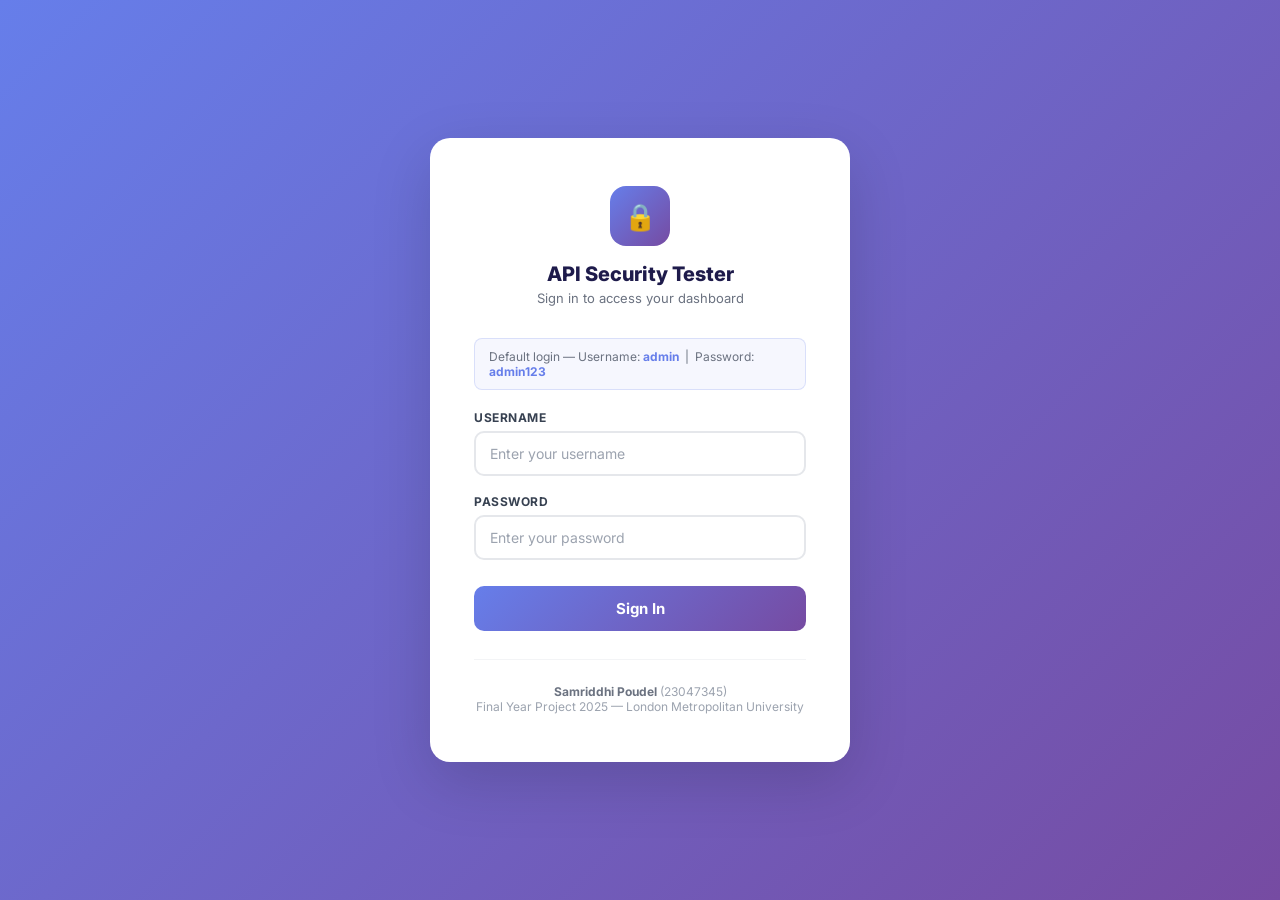
<file: frontend/login.html>
<!DOCTYPE html>
<html lang="en">
<head>
    <meta charset="UTF-8">
    <meta name="viewport" content="width=device-width, initial-scale=1.0">
    <title>Login - API Security Tester</title>
    <link rel="preconnect" href="https://fonts.googleapis.com">
    <link href="https://fonts.googleapis.com/css2?family=Inter:wght@400;500;600;700;800&display=swap" rel="stylesheet">
    <style>
        *, *::before, *::after { margin: 0; padding: 0; box-sizing: border-box; }
        :root { --primary: #667eea; --secondary: #764ba2; --danger: #ef4444; }
        body {
            font-family: 'Inter', sans-serif;
            background: linear-gradient(135deg, var(--primary) 0%, var(--secondary) 100%);
            min-height: 100vh;
            display: flex;
            align-items: center;
            justify-content: center;
            padding: 20px;
        }
        .box {
            background: #fff;
            border-radius: 20px;
            padding: 48px 44px;
            width: 100%;
            max-width: 420px;
            box-shadow: 0 20px 60px rgba(0,0,0,0.15);
        }
        .brand { text-align: center; margin-bottom: 32px; }
        .brand-icon {
            width: 60px; height: 60px;
            background: linear-gradient(135deg, var(--primary), var(--secondary));
            border-radius: 16px;
            display: flex; align-items: center; justify-content: center;
            margin: 0 auto 16px;
            font-size: 26px;
        }
        .brand h1 { font-size: 20px; font-weight: 800; color: #1e1b4b; margin-bottom: 4px; }
        .brand p  { font-size: 13px; color: #6b7280; }
        .hint {
            background: rgba(102,126,234,.06);
            border: 1px solid rgba(102,126,234,.2);
            border-radius: 8px;
            padding: 10px 14px;
            font-size: 12px;
            color: #6b7280;
            margin-bottom: 20px;
        }
        .hint span { font-weight: 700; color: var(--primary); }
        .error {
            background: rgba(239,68,68,.08);
            border: 1px solid rgba(239,68,68,.3);
            color: var(--danger);
            border-radius: 8px;
            padding: 10px 14px;
            font-size: 13px;
            font-weight: 500;
            margin-bottom: 16px;
            display: none;
        }
        .fg { margin-bottom: 18px; }
        .fg label { display: block; font-size: 12px; font-weight: 700; color: #374151; text-transform: uppercase; letter-spacing: .5px; margin-bottom: 6px; }
        .fg input {
            width: 100%; padding: 12px 14px;
            border: 2px solid #e5e7eb; border-radius: 10px;
            font-size: 14px; font-family: 'Inter', sans-serif;
            color: #1e1b4b; outline: none;
            transition: border-color .2s, box-shadow .2s;
        }
        .fg input:focus { border-color: var(--primary); box-shadow: 0 0 0 3px rgba(102,126,234,.12); }
        .fg input::placeholder { color: #9ca3af; }
        .btn {
            width: 100%; padding: 13px;
            background: linear-gradient(135deg, var(--primary), var(--secondary));
            color: #fff; border: none; border-radius: 10px;
            font-size: 15px; font-weight: 700; font-family: 'Inter', sans-serif;
            cursor: pointer; transition: all .2s; margin-top: 8px;
        }
        .btn:hover { transform: translateY(-2px); box-shadow: 0 8px 20px rgba(102,126,234,.4); }
        .btn:disabled { opacity: .6; cursor: not-allowed; transform: none; }
        .footer { text-align: center; font-size: 12px; color: #9ca3af; margin-top: 28px; border-top: 1px solid #f3f4f6; padding-top: 24px; }
        .footer strong { color: #6b7280; }
        .spinner { display: inline-block; width: 15px; height: 15px; border: 2px solid rgba(255,255,255,.4); border-top-color: #fff; border-radius: 50%; animation: spin .7s linear infinite; vertical-align: middle; margin-right: 6px; }
        @keyframes spin { to { transform: rotate(360deg); } }
    </style>
</head>
<body>
<div class="box">
    <div class="brand">
        <div class="brand-icon">&#128274;</div>
        <h1>API Security Tester</h1>
        <p>Sign in to access your dashboard</p>
    </div>

    <div class="hint">
        Default login &mdash; Username: <span>admin</span> &nbsp;|&nbsp; Password: <span>admin123</span>
    </div>

    <div class="error" id="errMsg"></div>

    <div class="fg">
        <label for="username">Username</label>
        <input type="text" id="username" placeholder="Enter your username" autocomplete="username">
    </div>
    <div class="fg">
        <label for="password">Password</label>
        <input type="password" id="password" placeholder="Enter your password" autocomplete="current-password">
    </div>

    <button class="btn" id="loginBtn" onclick="doLogin()">Sign In</button>

    <div class="footer">
        <strong>Samriddhi Poudel</strong> (23047345)<br>
        Final Year Project 2025 &mdash; London Metropolitan University
    </div>
</div>

<script>
var API = 'http://127.0.0.1:8000';

document.addEventListener('keydown', function(e) {
    if (e.key === 'Enter') doLogin();
});

function doLogin() {
    var username = document.getElementById('username').value.trim();
    var password = document.getElementById('password').value.trim();
    var btn      = document.getElementById('loginBtn');
    var err      = document.getElementById('errMsg');

    err.style.display = 'none';

    if (!username || !password) {
        err.textContent   = 'Please enter both username and password.';
        err.style.display = 'block';
        return;
    }

    btn.disabled  = true;
    btn.innerHTML = '<span class="spinner"></span>Signing in...';

    fetch(API + '/api/auth/login', {
        method:      'POST',
        credentials: 'include',
        headers:     { 'Content-Type': 'application/json' },
        body:        JSON.stringify({ username: username, password: password })
    })
    .then(function(r) { return r.json(); })
    .then(function(d) {
        if (d.success || d.authenticated) {
            window.location.href = 'dashboard.html';
        } else {
            err.textContent   = d.message || 'Invalid username or password.';
            err.style.display = 'block';
            btn.disabled      = false;
            btn.innerHTML     = 'Sign In';
        }
    })
    .catch(function() {
        // Auth not configured — go straight to dashboard
        window.location.href = 'dashboard.html';
    });
}
</script>
</body>
</html>
</file>
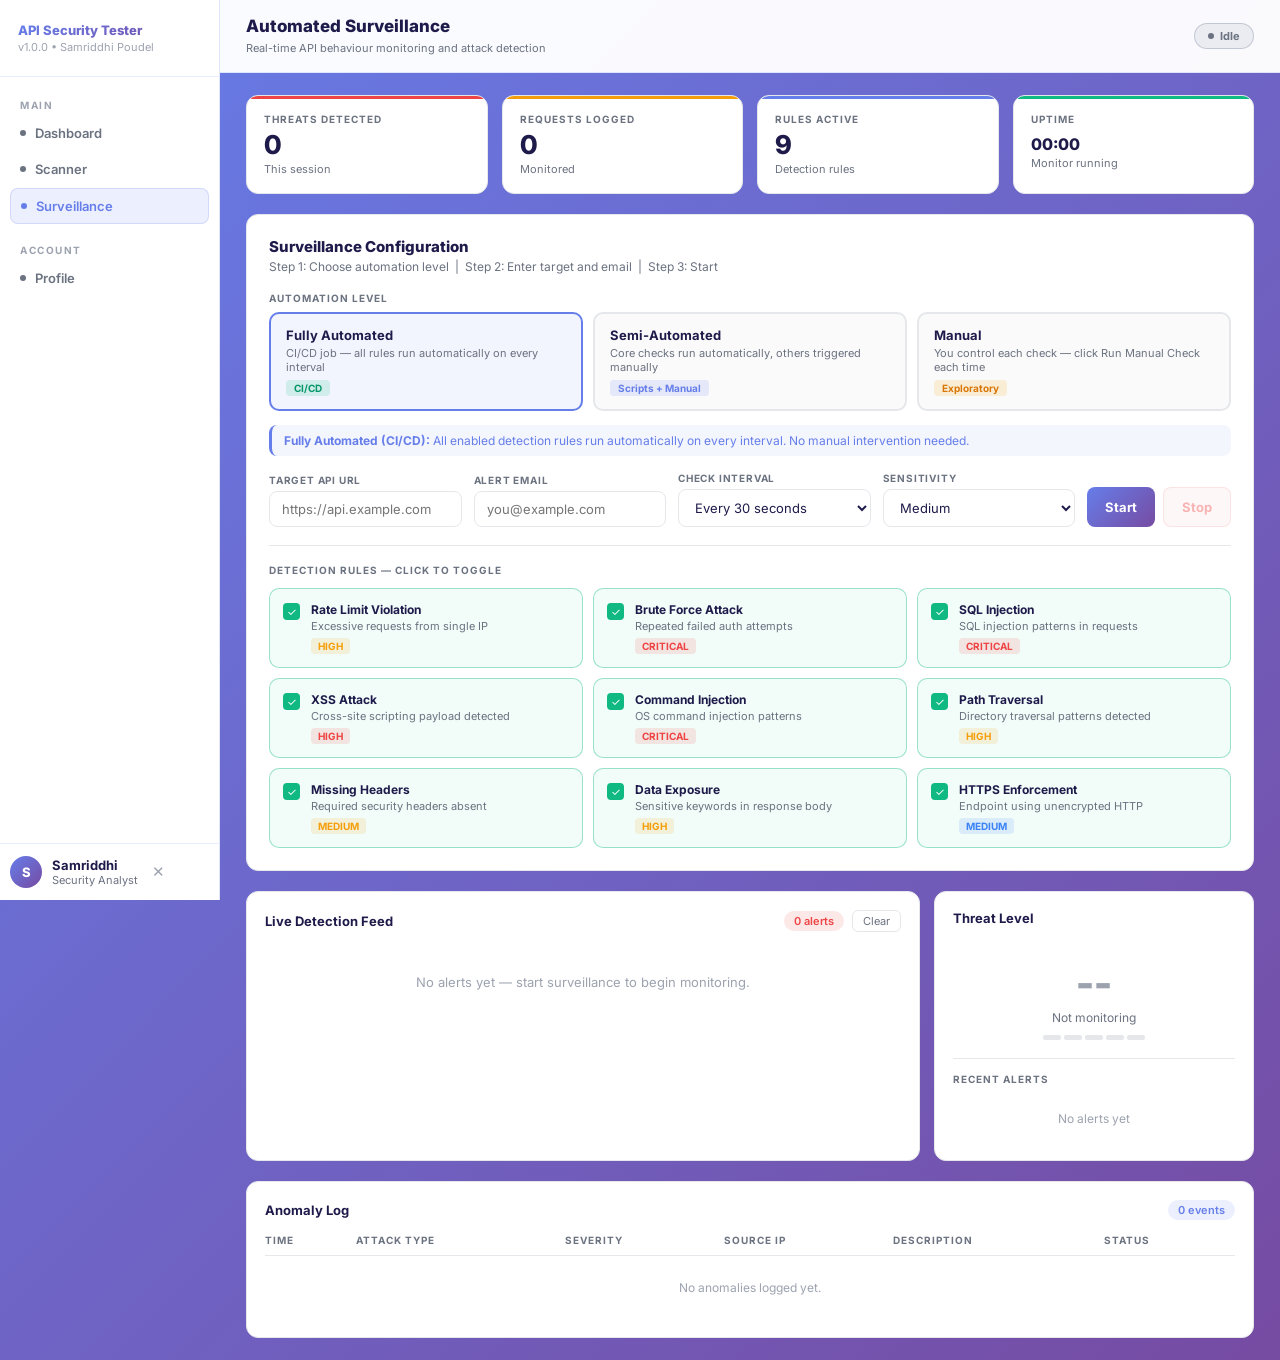
<file: frontend/surveillance.html>
<!DOCTYPE html>
<html lang="en">
<head>
    <meta charset="UTF-8">
    <meta name="viewport" content="width=device-width, initial-scale=1.0">
    <title>Surveillance - API Security Tester</title>
    <link rel="preconnect" href="https://fonts.googleapis.com">
    <link href="https://fonts.googleapis.com/css2?family=Inter:wght@400;500;600;700;800&display=swap" rel="stylesheet">
    <style>
        *, *::before, *::after { margin: 0; padding: 0; box-sizing: border-box; }

        :root {
            --primary:   #667eea;
            --secondary: #764ba2;
            --success:   #10b981;
            --danger:    #ef4444;
            --warning:   #f59e0b;
            --info:      #3b82f6;
        }

        body {
            font-family: 'Inter', sans-serif;
            background: linear-gradient(135deg, var(--primary) 0%, var(--secondary) 100%);
            color: #1e1b4b;
            min-height: 100vh;
            display: flex;
        }

        /* ── Sidebar ── */
        .sidebar {
            width: 220px;
            flex-shrink: 0;
            background: #fff;
            border-right: 1px solid rgba(102,126,234,0.2);
            display: flex;
            flex-direction: column;
            position: fixed;
            top: 0; left: 0; bottom: 0;
            z-index: 200;
        }
        .logo { padding: 22px 18px; border-bottom: 1px solid rgba(102,126,234,0.15); }
        .logo h1 { font-size: 13px; font-weight: 800; background: linear-gradient(135deg,var(--primary),var(--secondary)); -webkit-background-clip: text; -webkit-text-fill-color: transparent; }
        .logo p  { font-size: 11px; color: #9ca3af; margin-top: 2px; }
        .nav { flex: 1; padding: 14px 10px; }
        .nav-label { font-size: 10px; font-weight: 700; color: #9ca3af; letter-spacing: 1.5px; text-transform: uppercase; padding: 8px 10px 5px; }
        .nav-a { display: flex; align-items: center; gap: 9px; padding: 9px 10px; border-radius: 8px; margin-bottom: 2px; color: #6b7280; font-size: 13px; font-weight: 600; text-decoration: none; transition: all .18s; }
        .nav-a:hover  { background: rgba(102,126,234,.08); color: #1e1b4b; }
        .nav-a.active { background: rgba(102,126,234,.12); color: var(--primary); border: 1px solid rgba(102,126,234,0.2); }
        .ndot { width: 6px; height: 6px; border-radius: 50%; background: currentColor; flex-shrink: 0; }
        .sidebar-foot { padding: 12px 10px; border-top: 1px solid rgba(102,126,234,0.15); display: flex; align-items: center; gap: 10px; }
        .avatar { width: 32px; height: 32px; border-radius: 50%; background: linear-gradient(135deg,var(--primary),var(--secondary)); display: flex; align-items: center; justify-content: center; font-weight: 800; font-size: 13px; flex-shrink: 0; color: #fff; }
        .uname { font-size: 13px; font-weight: 700; color: #1e1b4b; white-space: nowrap; overflow: hidden; text-overflow: ellipsis; }
        .urole { font-size: 11px; color: #6b7280; }
        .logout-btn { background: none; border: none; color: #9ca3af; cursor: pointer; font-size: 15px; padding: 4px; transition: color .18s; }
        .logout-btn:hover { color: var(--danger); }

        /* ── Main ── */
        .main { margin-left: 220px; flex: 1; display: flex; flex-direction: column; }

        .topbar { padding: 16px 26px; border-bottom: 1px solid rgba(102,126,234,0.18); background: rgba(255,255,255,0.97); display: flex; justify-content: space-between; align-items: center; position: sticky; top: 0; z-index: 50; }
        .topbar h2 { font-size: 17px; font-weight: 800; color: #1e1b4b; }
        .topbar small { font-size: 11px; color: #6b7280; }
        .mon-pill { display: flex; align-items: center; gap: 6px; padding: 5px 13px; border-radius: 20px; font-size: 11px; font-weight: 700; background: rgba(100,116,139,.1); border: 1px solid rgba(100,116,139,.3); color: #6b7280; }
        .pulse { width: 6px; height: 6px; border-radius: 50%; background: currentColor; animation: blink 1.5s infinite; }
        @keyframes blink { 0%,100%{opacity:1;} 50%{opacity:.3;} }

        .page { padding: 22px 26px; }

        /* Stats */
        .stats { display: grid; grid-template-columns: repeat(4,1fr); gap: 14px; margin-bottom: 20px; }
        .sc { background: #fff; border: 1px solid #e5e7eb; border-radius: 12px; padding: 17px; position: relative; overflow: hidden; transition: transform .2s; }
        .sc:hover { transform: translateY(-2px); }
        .sc::before { content: ''; position: absolute; top: 0; left: 0; right: 0; height: 3px; }
        .sc.rd::before { background: var(--danger); }
        .sc.ye::before { background: var(--warning); }
        .sc.bl::before { background: var(--primary); }
        .sc.gr::before { background: var(--success); }
        .sc-label { font-size: 10px; font-weight: 700; color: #6b7280; text-transform: uppercase; letter-spacing: 1px; margin-bottom: 7px; }
        .sc-val   { font-size: 26px; font-weight: 800; line-height: 1; margin-bottom: 4px; color: #1e1b4b; }
        .sc-sub   { font-size: 11px; color: #6b7280; }

        /* Config panel */
        .config-panel { background: #fff; border: 1px solid #e5e7eb; border-radius: 12px; padding: 22px; margin-bottom: 20px; }
        .config-panel h3 { font-size: 15px; font-weight: 800; margin-bottom: 3px; color: #1e1b4b; }
        .config-sub { font-size: 12px; color: #6b7280; margin-bottom: 18px; }

        /* Automation level */
        .auto-section-label { font-size: 10px; font-weight: 700; color: #6b7280; text-transform: uppercase; letter-spacing: 1px; margin-bottom: 8px; }
        .auto-row { display: grid; grid-template-columns: repeat(3,1fr); gap: 10px; margin-bottom: 14px; }
        .auto-card { border: 2px solid #e5e7eb; border-radius: 10px; padding: 13px 15px; cursor: pointer; transition: all .18s; background: #fafafa; }
        .auto-card:hover { border-color: var(--primary); background: rgba(102,126,234,.04); }
        .auto-card.selected { border-color: var(--primary); background: rgba(102,126,234,.08); }
        .auto-card h4 { font-size: 13px; font-weight: 700; margin-bottom: 3px; color: #1e1b4b; }
        .auto-card p  { font-size: 11px; color: #6b7280; }
        .auto-badge { display: inline-block; padding: 2px 8px; border-radius: 4px; font-size: 10px; font-weight: 700; margin-top: 6px; }
        .auto-note { font-size: 12px; color: var(--primary); margin-bottom: 16px; padding: 8px 12px; background: rgba(102,126,234,.07); border-radius: 8px; border-left: 3px solid var(--primary); }

        /* Form */
        .form-row { display: grid; grid-template-columns: 1fr 1fr 1fr 1fr auto; gap: 12px; align-items: end; }
        .fg { display: flex; flex-direction: column; gap: 5px; }
        .fl { font-size: 10px; font-weight: 700; color: #6b7280; text-transform: uppercase; letter-spacing: .8px; }
        .fi, .fs { background: #fff; border: 1px solid #e5e7eb; border-radius: 8px; padding: 9px 12px; color: #1e1b4b; font-family: 'Inter', sans-serif; font-size: 13px; width: 100%; outline: none; transition: border-color .18s; }
        .fi:focus, .fs:focus { border-color: var(--primary); box-shadow: 0 0 0 3px rgba(102,126,234,.1); }
        .btn-row { display: flex; gap: 8px; }
        .btn-start { padding: 9px 18px; background: linear-gradient(135deg,var(--primary),var(--secondary)); color: #fff; border: none; border-radius: 8px; font-family: 'Inter', sans-serif; font-size: 13px; font-weight: 700; cursor: pointer; transition: all .2s; height: 40px; }
        .btn-start:hover:not([disabled]) { transform: translateY(-1px); box-shadow: 0 6px 16px rgba(102,126,234,.35); }
        .btn-start[disabled] { opacity: .45; cursor: not-allowed; }
        .btn-stop { padding: 9px 18px; background: rgba(239,68,68,.1); color: var(--danger); border: 1px solid rgba(239,68,68,.3); border-radius: 8px; font-family: 'Inter', sans-serif; font-size: 13px; font-weight: 700; cursor: pointer; transition: all .2s; height: 40px; }
        .btn-stop:hover:not([disabled]) { background: rgba(239,68,68,.2); }
        .btn-stop[disabled] { opacity: .4; cursor: not-allowed; }
        .btn-manual { padding: 9px 18px; background: linear-gradient(135deg,#f59e0b,#d97706); color: #fff; border: none; border-radius: 8px; font-family: 'Inter', sans-serif; font-size: 13px; font-weight: 700; cursor: pointer; height: 40px; display: none; }

        /* Rules */
        .rules-wrap { margin-top: 18px; padding-top: 18px; border-top: 1px solid #e5e7eb; }
        .rules-label { font-size: 10px; font-weight: 700; color: #6b7280; text-transform: uppercase; letter-spacing: 1px; margin-bottom: 12px; }
        .rules-grid { display: grid; grid-template-columns: repeat(3,1fr); gap: 10px; }
        .rule-card { background: #fafafa; border: 1px solid #e5e7eb; border-radius: 10px; padding: 13px; display: flex; align-items: flex-start; gap: 11px; cursor: pointer; transition: all .18s; user-select: none; }
        .rule-card:hover { border-color: var(--primary); background: rgba(102,126,234,.04); }
        .rule-card.on { border-color: rgba(16,185,129,.4); background: rgba(16,185,129,.05); }
        .rtoggle { width: 17px; height: 17px; border-radius: 4px; border: 2px solid #d1d5db; flex-shrink: 0; display: flex; align-items: center; justify-content: center; font-size: 11px; margin-top: 1px; transition: all .18s; }
        .rule-card.on .rtoggle { background: var(--success); border-color: var(--success); color: #fff; }
        .rinfo h4 { font-size: 12px; font-weight: 700; margin-bottom: 2px; color: #1e1b4b; }
        .rinfo p  { font-size: 11px; color: #6b7280; }
        .rbadge { display: inline-block; padding: 2px 7px; border-radius: 4px; font-size: 10px; font-weight: 700; margin-top: 5px; }

        /* Grid / Cards */
        .grid2 { display: grid; grid-template-columns: 1fr 320px; gap: 14px; margin-bottom: 20px; }
        .card { background: #fff; border: 1px solid #e5e7eb; border-radius: 12px; padding: 18px; }
        .card-head { display: flex; justify-content: space-between; align-items: center; margin-bottom: 14px; }
        .card-title { font-size: 13px; font-weight: 700; color: #1e1b4b; }
        .chip { font-size: 11px; padding: 3px 10px; border-radius: 20px; font-weight: 600; }
        .chip-r { background: rgba(239,68,68,.12); color: var(--danger); }
        .chip-b { background: rgba(102,126,234,.12); color: var(--primary); }
        .clear-btn { background: none; border: 1px solid #e5e7eb; color: #6b7280; padding: 3px 10px; border-radius: 6px; font-size: 11px; cursor: pointer; font-family: 'Inter', sans-serif; }
        .clear-btn:hover { color: #1e1b4b; border-color: #9ca3af; }

        /* Feed */
        .feed { max-height: 400px; overflow-y: auto; display: flex; flex-direction: column; gap: 6px; }
        .feed-item { background: #f9fafb; border: 1px solid #e5e7eb; border-radius: 8px; padding: 11px; display: flex; gap: 10px; align-items: flex-start; }
        .fi-dot { width: 7px; height: 7px; border-radius: 50%; margin-top: 4px; flex-shrink: 0; }
        .fi-body { flex: 1; min-width: 0; }
        .fi-title  { font-size: 12px; font-weight: 700; margin-bottom: 2px; color: #1e1b4b; }
        .fi-detail { font-size: 11px; color: #6b7280; white-space: nowrap; overflow: hidden; text-overflow: ellipsis; }
        .fi-time   { font-size: 10px; color: #9ca3af; white-space: nowrap; }
        .feed-empty { text-align: center; padding: 28px; color: #9ca3af; font-size: 13px; }

        /* Threat */
        .threat-display { text-align: center; padding: 18px 0; border-bottom: 1px solid #e5e7eb; margin-bottom: 14px; }
        .threat-val { font-size: 40px; font-weight: 800; }
        .threat-lbl { font-size: 12px; color: #6b7280; margin-top: 3px; }
        .tbars { display: flex; gap: 3px; justify-content: center; margin-top: 10px; }
        .tbar  { width: 18px; height: 5px; border-radius: 2px; background: #e5e7eb; }
        .alerts-label { font-size: 10px; font-weight: 700; color: #6b7280; text-transform: uppercase; letter-spacing: 1px; margin-bottom: 10px; }
        .alert-list { display: flex; flex-direction: column; gap: 6px; max-height: 220px; overflow-y: auto; }
        .alert-item { border-radius: 7px; padding: 9px 11px; }
        .alert-item.critical, .alert-item.high { background: rgba(239,68,68,.07); border: 1px solid rgba(239,68,68,.2); }
        .alert-item.medium { background: rgba(245,158,11,.07); border: 1px solid rgba(245,158,11,.2); }
        .alert-item.low    { background: rgba(16,185,129,.07); border: 1px solid rgba(16,185,129,.2); }
        .alert-item.info   { background: rgba(102,126,234,.07); border: 1px solid rgba(102,126,234,.2); }
        .ai-title { font-size: 12px; font-weight: 700; margin-bottom: 2px; }
        .ai-msg   { font-size: 11px; color: #6b7280; }
        .alert-empty { text-align: center; padding: 16px; color: #9ca3af; font-size: 12px; }

        /* Log table */
        .log-scroll { overflow-x: auto; }
        .ltbl { width: 100%; border-collapse: collapse; }
        .ltbl th { text-align: left; font-size: 10px; font-weight: 700; color: #6b7280; text-transform: uppercase; letter-spacing: 1px; padding: 0 10px 9px 0; border-bottom: 1px solid #e5e7eb; }
        .ltbl td { padding: 9px 10px 9px 0; font-size: 11px; border-bottom: 1px solid #f3f4f6; vertical-align: middle; color: #374151; }
        .ltbl tr:last-child td { border-bottom: none; }
        .sev { display: inline-block; padding: 2px 7px; border-radius: 4px; font-size: 10px; font-weight: 700; }
        .sev.critical { background: rgba(239,68,68,.15); color: #dc2626; }
        .sev.high     { background: rgba(245,158,11,.15); color: #d97706; }
        .sev.medium   { background: rgba(102,126,234,.15); color: var(--primary); }
        .sev.low      { background: rgba(16,185,129,.15); color: var(--success); }

        ::-webkit-scrollbar { width: 5px; }
        ::-webkit-scrollbar-track { background: #f1f5f9; }
        ::-webkit-scrollbar-thumb { background: rgba(102,126,234,.3); border-radius: 3px; }

        @media(max-width:1100px) { .rules-grid{grid-template-columns:1fr 1fr;} .grid2{grid-template-columns:1fr;} .stats{grid-template-columns:repeat(2,1fr);} }
        @media(max-width:768px)  { .sidebar{display:none;} .main{margin-left:0;} .form-row{grid-template-columns:1fr;} .rules-grid{grid-template-columns:1fr;} }
    </style>
</head>
<body>

<aside class="sidebar">
    <div class="logo">
        <h1>API Security Tester</h1>
        <p>v1.0.0 &bull; Samriddhi Poudel</p>
    </div>
    <nav class="nav">
        <div class="nav-label">Main</div>
        <a class="nav-a" href="dashboard.html"><span class="ndot"></span>Dashboard</a>
        <a class="nav-a" href="index.html"><span class="ndot"></span>Scanner</a>
        <a class="nav-a active" href="surveillance.html"><span class="ndot"></span>Surveillance</a>
        <div class="nav-label" style="margin-top:12px;">Account</div>
        <a class="nav-a" href="#"><span class="ndot"></span>Profile</a>
    </nav>
    <div class="sidebar-foot">
        <div class="avatar">S</div>
        <div>
            <div class="uname">Samriddhi</div>
            <div class="urole">Security Analyst</div>
        </div>
        <button class="logout-btn" id="logoutBtn" title="Go to Dashboard">&#10005;</button>
    </div>
</aside>

<div class="main">
    <div class="topbar">
        <div>
            <h2>Automated Surveillance</h2>
            <small>Real-time API behaviour monitoring and attack detection</small>
        </div>
        <div class="mon-pill" id="monPill"><div class="pulse"></div><span id="monText">Idle</span></div>
    </div>

    <div class="page">

        <!-- Stats -->
        <div class="stats">
            <div class="sc rd"><div class="sc-label">Threats Detected</div><div class="sc-val" id="vThreats">0</div><div class="sc-sub">This session</div></div>
            <div class="sc ye"><div class="sc-label">Requests Logged</div><div class="sc-val" id="vReqs">0</div><div class="sc-sub">Monitored</div></div>
            <div class="sc bl"><div class="sc-label">Rules Active</div><div class="sc-val" id="vRules">0</div><div class="sc-sub">Detection rules</div></div>
            <div class="sc gr"><div class="sc-label">Uptime</div><div class="sc-val" id="vUptime" style="font-size:16px;padding-top:4px;">00:00</div><div class="sc-sub">Monitor running</div></div>
        </div>

        <!-- Config -->
        <div class="config-panel">
            <h3>Surveillance Configuration</h3>
            <p class="config-sub">Step 1: Choose automation level &nbsp;|&nbsp; Step 2: Enter target and email &nbsp;|&nbsp; Step 3: Start</p>

            <div class="auto-section-label">Automation Level</div>
            <div class="auto-row">
                <div class="auto-card selected" id="al-fully" onclick="setAutoLevel('fully_automated')">
                    <h4>Fully Automated</h4>
                    <p>CI/CD job — all rules run automatically on every interval</p>
                    <span class="auto-badge" style="background:rgba(16,185,129,.15);color:#059669;">CI/CD</span>
                </div>
                <div class="auto-card" id="al-semi" onclick="setAutoLevel('semi_automated')">
                    <h4>Semi-Automated</h4>
                    <p>Core checks run automatically, others triggered manually</p>
                    <span class="auto-badge" style="background:rgba(102,126,234,.15);color:#667eea;">Scripts + Manual</span>
                </div>
                <div class="auto-card" id="al-manual" onclick="setAutoLevel('manual')">
                    <h4>Manual</h4>
                    <p>You control each check — click Run Manual Check each time</p>
                    <span class="auto-badge" style="background:rgba(245,158,11,.15);color:#d97706;">Exploratory</span>
                </div>
            </div>

            <div class="auto-note" id="autoNote">
                <strong>Fully Automated (CI/CD):</strong> All enabled detection rules run automatically on every interval. No manual intervention needed.
            </div>

            <div class="form-row">
                <div class="fg">
                    <label class="fl">Target API URL</label>
                    <input class="fi" id="targetUrl" type="url" placeholder="https://api.example.com">
                </div>
                <div class="fg">
                    <label class="fl">Alert Email</label>
                    <input class="fi" id="alertEmail" type="email" placeholder="you@example.com">
                </div>
                <div class="fg">
                    <label class="fl">Check Interval</label>
                    <select class="fs" id="interval">
                        <option value="10000">Every 10 seconds</option>
                        <option value="30000" selected>Every 30 seconds</option>
                        <option value="60000">Every 1 minute</option>
                        <option value="300000">Every 5 minutes</option>
                    </select>
                </div>
                <div class="fg">
                    <label class="fl">Sensitivity</label>
                    <select class="fs" id="sensitivity">
                        <option value="low">Low</option>
                        <option value="medium" selected>Medium</option>
                        <option value="high">High</option>
                    </select>
                </div>
                <div class="btn-row">
                    <button class="btn-start" id="btnStart">Start</button>
                    <button class="btn-stop"  id="btnStop"   disabled>Stop</button>
                    <button class="btn-manual" id="btnManual" onclick="manualCheck()">Run Manual Check</button>
                </div>
            </div>

            <div class="rules-wrap">
                <div class="rules-label">Detection Rules — click to toggle</div>
                <div class="rules-grid" id="rulesGrid"></div>
            </div>
        </div>

        <!-- Feed + Threat -->
        <div class="grid2">
            <div class="card">
                <div class="card-head">
                    <span class="card-title">Live Detection Feed</span>
                    <div style="display:flex;gap:8px;align-items:center;">
                        <span class="chip chip-r" id="alertChip">0 alerts</span>
                        <button class="clear-btn" id="clearBtn">Clear</button>
                    </div>
                </div>
                <div class="feed" id="feed">
                    <div class="feed-empty" id="feedEmpty">No alerts yet — start surveillance to begin monitoring.</div>
                </div>
            </div>

            <div style="display:flex;flex-direction:column;gap:14px;">
                <div class="card">
                    <div class="card-head"><span class="card-title">Threat Level</span></div>
                    <div class="threat-display">
                        <div class="threat-val" id="threatVal" style="color:#9ca3af;">--</div>
                        <div class="threat-lbl" id="threatLbl">Not monitoring</div>
                        <div class="tbars" id="tbars">
                            <div class="tbar"></div><div class="tbar"></div><div class="tbar"></div><div class="tbar"></div><div class="tbar"></div>
                        </div>
                    </div>
                    <div class="alerts-label">Recent Alerts</div>
                    <div class="alert-list" id="alertList">
                        <div class="alert-empty">No alerts yet</div>
                    </div>
                </div>
            </div>
        </div>

        <!-- Log table -->
        <div class="card">
            <div class="card-head">
                <span class="card-title">Anomaly Log</span>
                <span class="chip chip-b" id="logChip">0 events</span>
            </div>
            <div class="log-scroll">
                <table class="ltbl">
                    <thead>
                        <tr>
                            <th>Time</th><th>Attack Type</th><th>Severity</th><th>Source IP</th><th>Description</th><th>Status</th>
                        </tr>
                    </thead>
                    <tbody id="logBody">
                        <tr><td colspan="6" style="text-align:center;color:#9ca3af;padding:24px;font-size:12px;">No anomalies logged yet.</td></tr>
                    </tbody>
                </table>
            </div>
        </div>

    </div>
</div>

<script>
var API        = 'http://127.0.0.1:8000';
var timer      = null;
var uptimer    = null;
var startTime  = null;
var threats    = 0;
var reqs       = 0;
var score      = 0;
var logCount   = 0;
var alertCount = 0;
var autoLevel  = 'fully_automated';

var RULES = [
    { id:'rate',     name:'Rate Limit Violation', desc:'Excessive requests from single IP',     sev:'high',     color:'#f59e0b' },
    { id:'brute',    name:'Brute Force Attack',    desc:'Repeated failed auth attempts',         sev:'critical', color:'#ef4444' },
    { id:'sql',      name:'SQL Injection',         desc:'SQL injection patterns in requests',    sev:'critical', color:'#ef4444' },
    { id:'xss',      name:'XSS Attack',            desc:'Cross-site scripting payload detected', sev:'high',     color:'#ef4444' },
    { id:'cmd',      name:'Command Injection',     desc:'OS command injection patterns',         sev:'critical', color:'#ef4444' },
    { id:'path',     name:'Path Traversal',        desc:'Directory traversal patterns detected', sev:'high',     color:'#f59e0b' },
    { id:'headers',  name:'Missing Headers',       desc:'Required security headers absent',      sev:'medium',   color:'#f59e0b' },
    { id:'exposure', name:'Data Exposure',         desc:'Sensitive keywords in response body',   sev:'high',     color:'#f59e0b' },
    { id:'https',    name:'HTTPS Enforcement',     desc:'Endpoint using unencrypted HTTP',       sev:'medium',   color:'#3b82f6' }
];

var enabled = {};
RULES.forEach(function(r) { enabled[r.id] = true; });

// ── Init ──────────────────────────────────────────────────────────────────────
document.addEventListener('DOMContentLoaded', function() {
    renderRules();
    updateRulesCount();
    document.getElementById('btnStart').addEventListener('click', startMonitor);
    document.getElementById('btnStop').addEventListener('click', stopMonitor);
    document.getElementById('clearBtn').addEventListener('click', clearFeed);
    document.getElementById('logoutBtn').addEventListener('click', function() {
        window.location.href = 'dashboard.html';
    });
});

// ── Automation level ──────────────────────────────────────────────────────────
function setAutoLevel(level) {
    autoLevel = level;
    document.getElementById('al-fully').classList.toggle('selected', level === 'fully_automated');
    document.getElementById('al-semi').classList.toggle('selected',  level === 'semi_automated');
    document.getElementById('al-manual').classList.toggle('selected', level === 'manual');

    var notes = {
        'fully_automated': '<strong>Fully Automated (CI/CD):</strong> All enabled detection rules run automatically on every interval.',
        'semi_automated':  '<strong>Semi-Automated:</strong> Core rules (Rate, Brute, SQL, XSS) run automatically. Others need manual trigger.',
        'manual':          '<strong>Manual Exploratory:</strong> No automatic checks. Click Run Manual Check each time you want a scan.'
    };
    document.getElementById('autoNote').innerHTML = notes[level];
    document.getElementById('btnManual').style.display = level === 'manual' ? 'inline-block' : 'none';
}

// ── Rules ─────────────────────────────────────────────────────────────────────
function renderRules() {
    var grid    = document.getElementById('rulesGrid');
    var running = timer !== null;
    var html    = '';
    RULES.forEach(function(r) {
        var on     = enabled[r.id] ? 'on' : '';
        var check  = enabled[r.id] ? '&#10003;' : '';
        var bgBadge = r.color + '22';
        html += '<div class="rule-card ' + on + '" id="rc-' + r.id + '" onclick="toggleRule(\'' + r.id + '\')">';
        html += '<div class="rtoggle">' + check + '</div>';
        html += '<div class="rinfo"><h4>' + r.name + '</h4><p>' + r.desc + '</p>';
        html += '<span class="rbadge" style="background:' + bgBadge + ';color:' + r.color + '">' + r.sev.toUpperCase() + '</span>';
        html += '</div></div>';
    });
    grid.innerHTML = html;
}

function toggleRule(id) {
    if (timer !== null) return;
    enabled[id] = !enabled[id];
    renderRules();
    updateRulesCount();
}

function updateRulesCount() {
    var count = 0;
    RULES.forEach(function(r) { if (enabled[r.id]) count++; });
    document.getElementById('vRules').textContent = count;
}

// ── Start / Stop ──────────────────────────────────────────────────────────────
function startMonitor() {
    var url = document.getElementById('targetUrl').value.trim();
    if (!url) { alert('Please enter a target API URL'); return; }
    if (url.indexOf('http') !== 0) { alert('URL must start with http:// or https://'); return; }
    var email = document.getElementById('alertEmail').value.trim();
    if (!email || email.indexOf('@') === -1) { alert('Please enter a valid alert email address'); return; }
    var anyEnabled = false;
    RULES.forEach(function(r) { if (enabled[r.id]) anyEnabled = true; });
    if (!anyEnabled) { alert('Please enable at least one detection rule'); return; }

    document.getElementById('btnStart').disabled = true;
    document.getElementById('btnStop').disabled  = false;
    setPill('on');
    renderRules();

    startTime = Date.now();
    uptimer   = setInterval(tickUptime, 1000);

    var modeLabel = { fully_automated:'Fully Automated', semi_automated:'Semi-Automated', manual:'Manual' }[autoLevel];
    addFeedItem('info', 'Surveillance Started', 'Mode: ' + modeLabel + ' | Target: ' + url, '#667eea');

    if (autoLevel === 'manual') {
        addFeedItem('info', 'Manual Mode', 'Click "Run Manual Check" to trigger a scan', '#f59e0b');
        return;
    }

    runChecks(url);
    var interval = parseInt(document.getElementById('interval').value);
    timer = setInterval(function() { runChecks(url); }, interval);
}

function stopMonitor() {
    clearInterval(timer);
    clearInterval(uptimer);
    timer = null;
    document.getElementById('btnStart').disabled = false;
    document.getElementById('btnStop').disabled  = true;
    setPill('off');
    renderRules();
    addFeedItem('info', 'Surveillance Stopped', 'Monitoring halted by user', '#667eea');

    // Send summary email when surveillance stops
    var emailAddr = document.getElementById('alertEmail').value.trim();
    var targetUrl = document.getElementById('targetUrl').value.trim();
    if (emailAddr) {
        var hasThreats  = threats > 0;
        var uptime      = document.getElementById('vUptime').textContent;
        var description = hasThreats
            ? threats + ' threat(s) detected across ' + reqs + ' checks over ' + uptime + '. Review the anomaly log for details.'
            : 'No threats detected across ' + reqs + ' checks over ' + uptime + '. Endpoint appears healthy.';
        fetch(API + '/api/surveillance/alert-email', {
            method:  'POST',
            headers: { 'Content-Type': 'application/json' },
            body: JSON.stringify({
                email:       emailAddr,
                type:        hasThreats ? 'Surveillance Session Report — Threats Found' : 'Surveillance Session Report — No Issues',
                severity:    hasThreats ? 'high' : 'none',
                description: description,
                target:      targetUrl,
                timestamp:   new Date().toISOString()
            })
        })
        .then(function(r) { return r.json(); })
        .then(function(d) {
            if (d.success) {
                addFeedItem('info', 'Alert Email Sent', 'Summary report sent to ' + emailAddr, '#10b981');
            } else {
                addFeedItem('info', 'Email Note', d.message || 'Email not sent', '#f59e0b');
            }
        })
        .catch(function(e) { console.error('Email failed:', e); });
    }
}

function manualCheck() {
    var url = document.getElementById('targetUrl').value.trim();
    if (!url) { alert('Please enter a target API URL'); return; }
    addFeedItem('info', 'Manual Check', 'Running single scan cycle on demand', '#f59e0b');
    runChecks(url);
}

function setPill(state) {
    var pill = document.getElementById('monPill');
    var txt  = document.getElementById('monText');
    if (state === 'on') {
        pill.style.background  = 'rgba(16,185,129,.1)';
        pill.style.borderColor = 'rgba(16,185,129,.3)';
        pill.style.color       = '#10b981';
        txt.textContent        = 'Monitoring';
    } else if (state === 'off') {
        pill.style.background  = 'rgba(239,68,68,.1)';
        pill.style.borderColor = 'rgba(239,68,68,.3)';
        pill.style.color       = '#ef4444';
        txt.textContent        = 'Stopped';
    } else {
        pill.style.background  = 'rgba(100,116,139,.1)';
        pill.style.borderColor = 'rgba(100,116,139,.3)';
        pill.style.color       = '#6b7280';
        txt.textContent        = 'Idle';
    }
}

// ── Run checks ────────────────────────────────────────────────────────────────
function runChecks(url) {
    reqs++;
    document.getElementById('vReqs').textContent = reqs;

    var sens = document.getElementById('sensitivity').value;
    var w    = sens === 'low' ? 0.35 : sens === 'high' ? 0.85 : 0.6;

    // HTTPS check
    if (enabled['https'] && url.indexOf('https://') !== 0) {
        triggerAlert('HTTPS Enforcement', 'medium', url, 'Endpoint using plain HTTP — traffic is unencrypted');
    }

    var allChecks = [
        { id:'rate',     sev:'high',     msg:'Excessive requests — ' + rnd(20,150) + ' req/min from ' + randIP() },
        { id:'brute',    sev:'critical', msg: rnd(10,40) + ' failed auth attempts from ' + randIP() + ' in 5 min' },
        { id:'sql',      sev:'critical', msg:"SQL injection pattern: ' OR 1=1-- detected in request params" },
        { id:'xss',      sev:'high',     msg:'XSS payload detected in request body' },
        { id:'cmd',      sev:'critical', msg:'Command injection attempt: ; cat /etc/passwd detected' },
        { id:'path',     sev:'high',     msg:'Path traversal ../../etc/passwd detected in request path' },
        { id:'headers',  sev:'medium',   msg:'Missing: X-Frame-Options, Content-Security-Policy' },
        { id:'exposure', sev:'high',     msg:'Response contains: password, token, api_key keywords' }
    ];

    // Filter by automation level
    var coreRules   = ['rate', 'brute', 'sql', 'xss'];
    var checksToRun = allChecks.filter(function(c) {
        if (!enabled[c.id]) return false;
        if (autoLevel === 'semi_automated') return coreRules.indexOf(c.id) !== -1;
        return true;
    });

    var firedAny = false;
    checksToRun.forEach(function(c) {
        if (Math.random() < w) {
            firedAny = true;
            var rule = null;
            RULES.forEach(function(r) { if (r.id === c.id) rule = r; });
            triggerAlert(rule ? rule.name : c.id, c.sev, url, c.msg);
        }
    });

    // Fully automated: guarantee at least one detection fires each cycle
    if (!firedAny && autoLevel === 'fully_automated' && checksToRun.length > 0) {
        var pick = checksToRun[Math.floor(Math.random() * checksToRun.length)];
        var rule = null;
        RULES.forEach(function(r) { if (r.id === pick.id) rule = r; });
        triggerAlert(rule ? rule.name : pick.id, pick.sev, url, pick.msg);
    }

    addFeedItem('ok', 'Health Check OK', url + ' responded normally', '#10b981');

    updateThreat();
}

// ── Trigger alert ─────────────────────────────────────────────────────────────
function triggerAlert(type, sev, src, desc) {
    threats++;
    alertCount++;
    var sevScores = { critical:3, high:2, medium:1, low:0.5 };
    score += sevScores[sev] || 1;
    document.getElementById('vThreats').textContent = threats;
    document.getElementById('alertChip').textContent = alertCount + (alertCount !== 1 ? ' alerts' : ' alert');

    var colors = { critical:'#ef4444', high:'#ef4444', medium:'#f59e0b', low:'#10b981' };
    var c = colors[sev] || '#667eea';

    addFeedItem('alert', type, desc, c);
    addAlertItem(type, sev, desc);
    addLogRow(type, sev, desc);


}

// ── Feed / Alert / Log helpers ────────────────────────────────────────────────
function addFeedItem(kind, title, detail, color) {
    var empty = document.getElementById('feedEmpty');
    if (empty) empty.remove();
    var feed = document.getElementById('feed');
    var div  = document.createElement('div');
    div.className = 'feed-item';
    div.innerHTML =
        '<div class="fi-dot" style="background:' + color + '"></div>' +
        '<div class="fi-body"><div class="fi-title">' + title + '</div><div class="fi-detail">' + detail + '</div></div>' +
        '<div class="fi-time">' + nowTime() + '</div>';
    feed.insertBefore(div, feed.firstChild);
    while (feed.children.length > 60) feed.removeChild(feed.lastChild);
}

function addAlertItem(title, sev, msg) {
    var list  = document.getElementById('alertList');
    var empty = list.querySelector('.alert-empty');
    if (empty) empty.remove();
    var sevC  = { critical:'#ef4444', high:'#f59e0b', medium:'#667eea', low:'#10b981' };
    var div   = document.createElement('div');
    div.className = 'alert-item ' + sev;
    div.innerHTML = '<div class="ai-title" style="color:' + (sevC[sev]||'#667eea') + '">' + title + '</div><div class="ai-msg">' + msg + '</div>';
    list.insertBefore(div, list.firstChild);
    while (list.children.length > 8) list.removeChild(list.lastChild);
}

function addLogRow(type, sev, desc) {
    logCount++;
    document.getElementById('logChip').textContent = logCount + (logCount !== 1 ? ' events' : ' event');
    var tbody = document.getElementById('logBody');
    var ph    = tbody.querySelector('td[colspan]');
    if (ph) ph.parentNode.remove();
    var tr = document.createElement('tr');
    tr.innerHTML =
        '<td style="color:#9ca3af">' + nowTime() + '</td>' +
        '<td style="font-weight:600">' + type + '</td>' +
        '<td><span class="sev ' + sev + '">' + sev.toUpperCase() + '</span></td>' +
        '<td>' + randIP() + '</td>' +
        '<td style="max-width:240px;overflow:hidden;text-overflow:ellipsis;white-space:nowrap;">' + desc + '</td>' +
        '<td style="color:#f59e0b;font-weight:700;font-size:10px">OPEN</td>';
    tbody.insertBefore(tr, tbody.firstChild);
    while (tbody.children.length > 25) tbody.removeChild(tbody.lastChild);
}

// ── Threat level ──────────────────────────────────────────────────────────────
function updateThreat() {
    var val  = document.getElementById('threatVal');
    var lbl  = document.getElementById('threatLbl');
    var bars = document.getElementById('tbars').querySelectorAll('.tbar');
    var level, color, text, fill;

    if      (score === 0)    { level='NONE';     color='#9ca3af'; text='No threats detected';     fill=0; }
    else if (score <= 4)     { level='LOW';      color='#10b981'; text='Low threat activity';     fill=1; }
    else if (score <= 10)    { level='MEDIUM';   color='#f59e0b'; text='Moderate activity';       fill=3; }
    else if (score <= 20)    { level='HIGH';     color='#ef4444'; text='Active attacks detected'; fill=4; }
    else                     { level='CRITICAL'; color='#ef4444'; text='Critical — act now';      fill=5; }

    val.textContent = level;
    val.style.color = color;
    lbl.textContent = text;
    bars.forEach(function(b, i) {
        b.style.background = i < fill ? color : '#e5e7eb';
    });
}

function clearFeed() {
    alertCount = 0;
    document.getElementById('alertChip').textContent = '0 alerts';
    document.getElementById('feed').innerHTML = '<div class="feed-empty">Feed cleared.</div>';
    document.getElementById('alertList').innerHTML = '<div class="alert-empty">No alerts yet</div>';
}

function tickUptime() {
    var s = Math.floor((Date.now() - startTime) / 1000);
    document.getElementById('vUptime').textContent = pad(Math.floor(s/60)) + ':' + pad(s%60);
}

function pad(n)    { return String(n).padStart(2,'0'); }
function nowTime() { return new Date().toLocaleTimeString('en-GB',{hour:'2-digit',minute:'2-digit',second:'2-digit'}); }
function randIP()  { return rnd(1,254)+'.'+rnd(0,255)+'.'+rnd(0,255)+'.'+rnd(1,254); }
function rnd(a,b)  { return Math.floor(Math.random()*(b-a+1))+a; }
</script>
</body>
</html>
</file>
